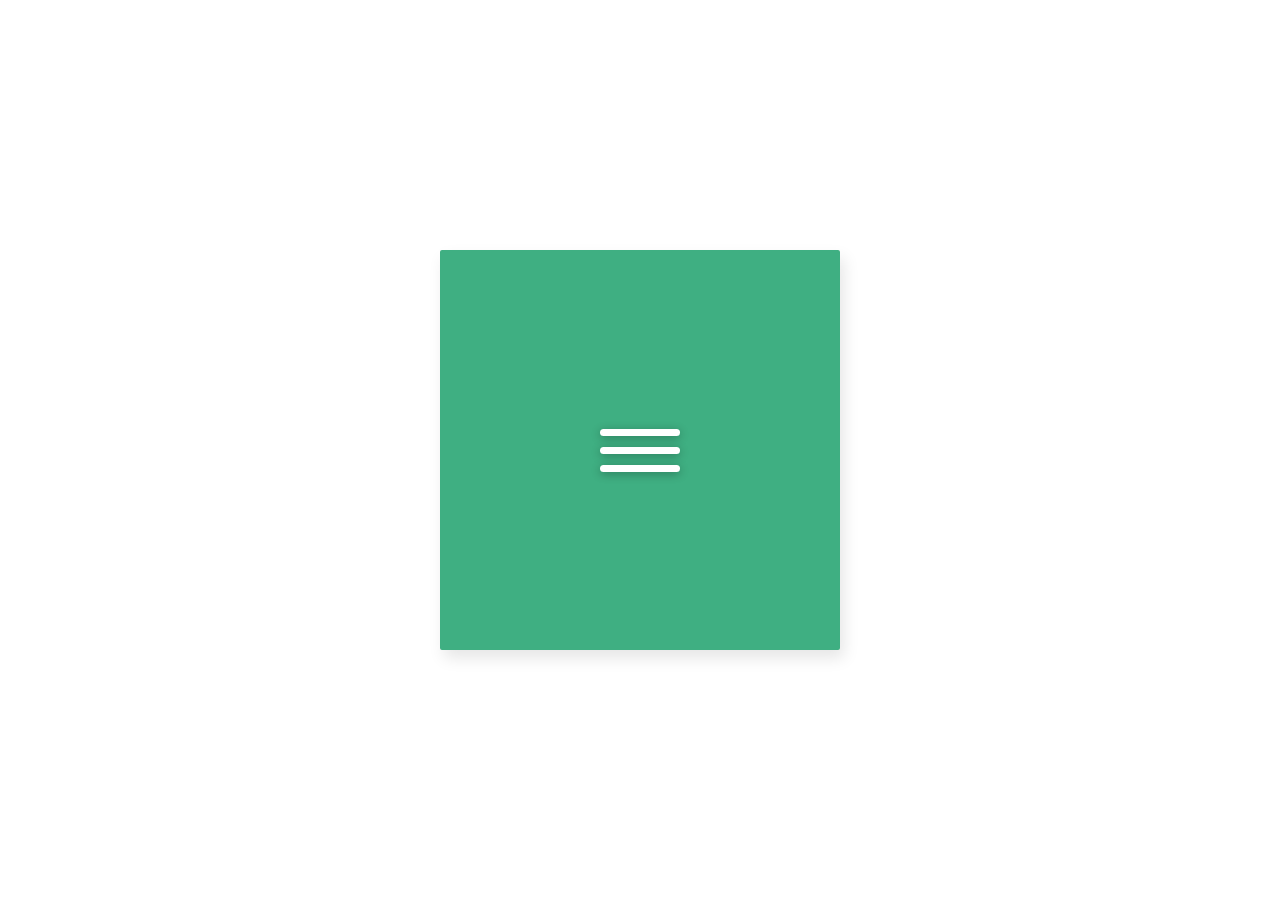
<file: day 02/index.html>
<!DOCTYPE html>
<html lang="en">
<head>
    <meta charset="UTF-8">
    <meta http-equiv="X-UA-Compatible" content="IE=edge">
    <meta name="viewport" content="width=device-width, initial-scale=1.0">
    <title>Day#2 - 100DaysCSS</title>
    <link rel="stylesheet" href="style.css">
</head>
<body>
    <div class="frame">
        <div class="center">
              <div class="menu">
                  <div class="menu-burger"></div>
              </div>
        </div>
      </div>      
    <script src="main.js"></script>
</body>
</html>
</file>
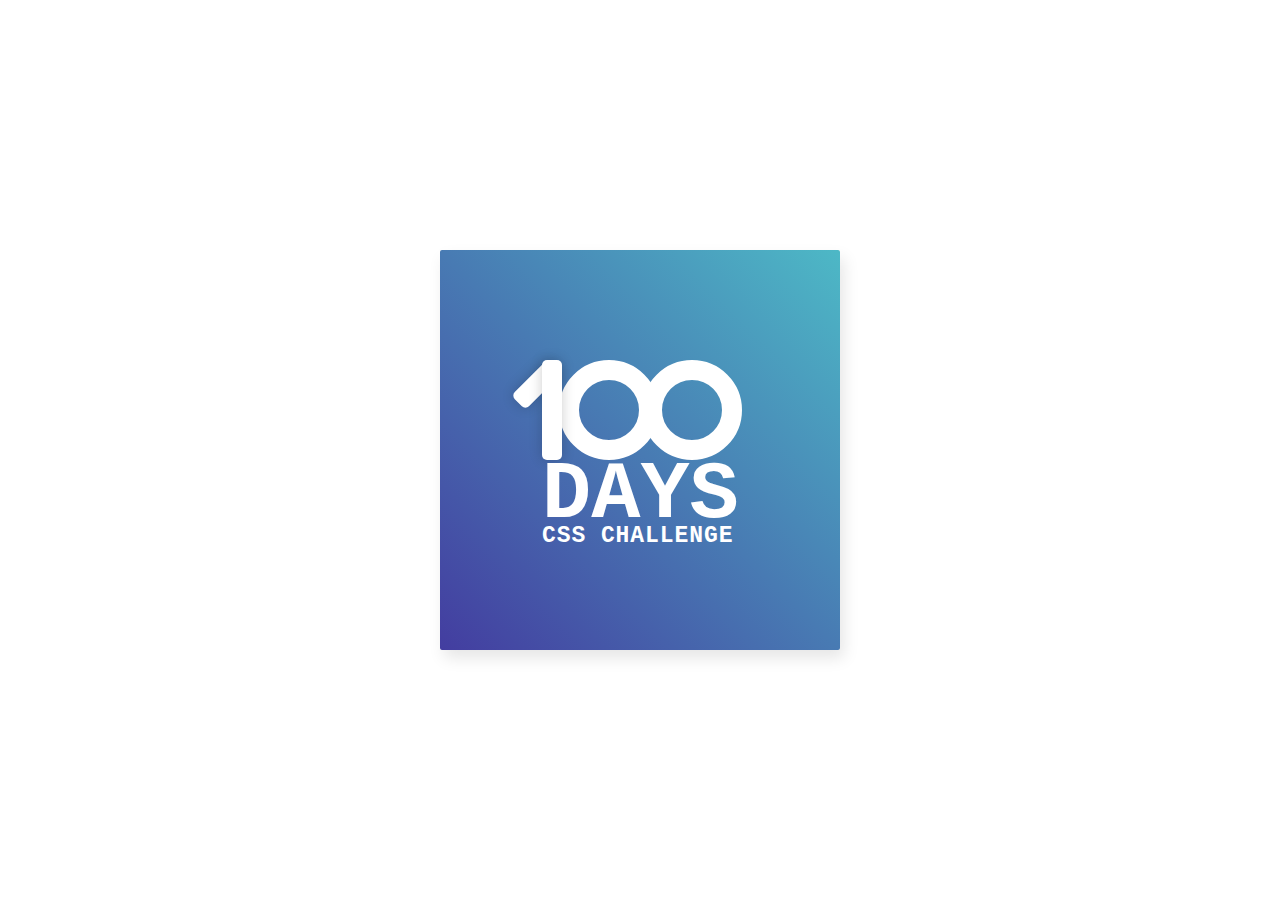
<file: day-01/index.html>
<!DOCTYPE html>
<html lang="en">
<head>
    <meta charset="UTF-8">
    <meta http-equiv="X-UA-Compatible" content="IE=edge">
    <meta name="viewport" content="width=device-width, initial-scale=1.0">
    <title>Day#1 - 100DaysCSS</title>
    <link rel="stylesheet" href="style.css">
</head>
<body>
    <div class="frame">
        <div class="center">
              <div class="numbers">
                  <div class="first-one"></div>
                  <div class="second-one"></div>
                  <div class="first-zero"></div>
                  <div class="second-zero"></div>
              </div>
          <span class="big">days</span>
          <span class="small">CSS challenge</span>
          </div>
      </div>
</body>
</html>
</file>
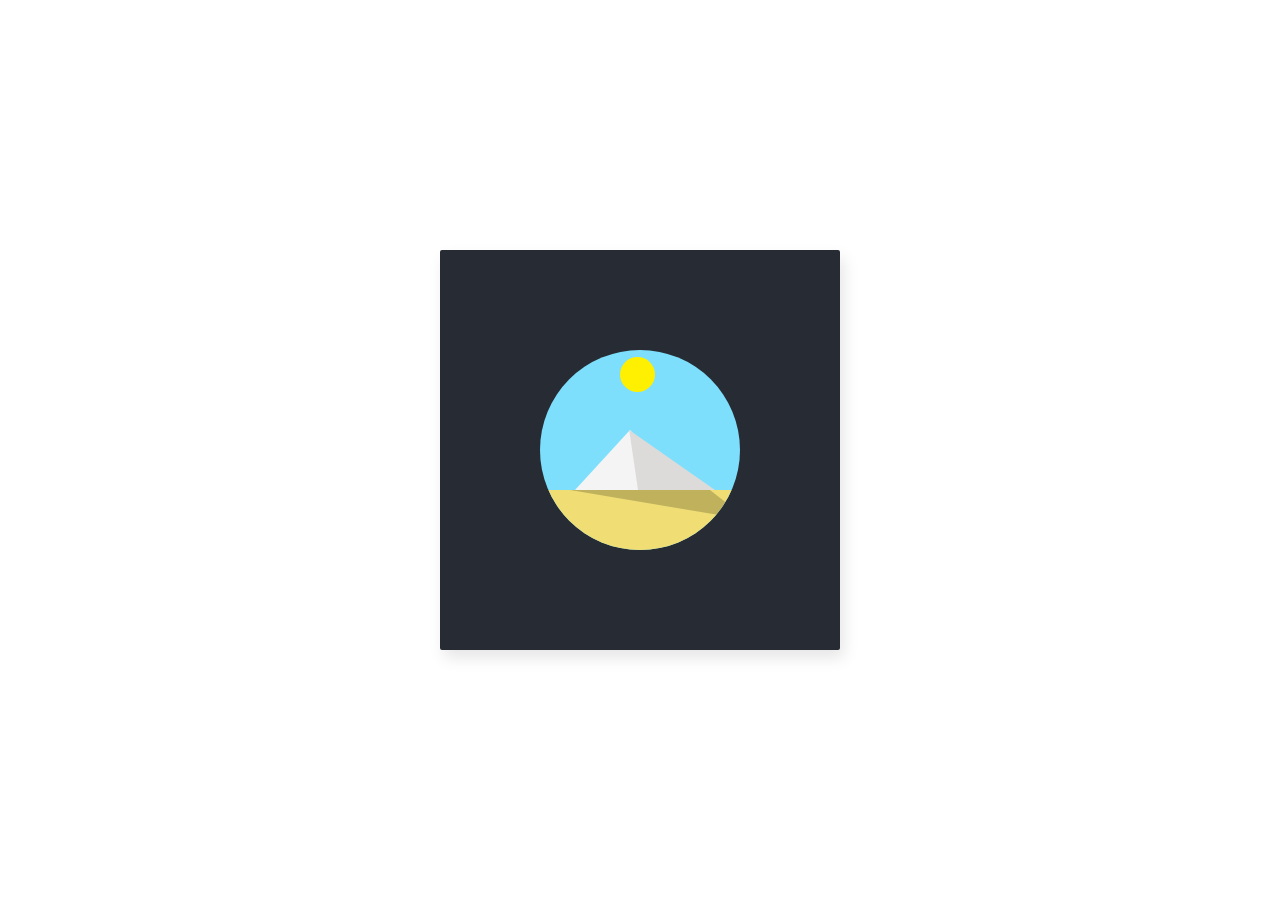
<file: day-03/index.html>
<!DOCTYPE html>
<html lang="en">
<head>
    <meta charset="UTF-8">
    <meta http-equiv="X-UA-Compatible" content="IE=edge">
    <meta name="viewport" content="width=device-width, initial-scale=1.0">
    <title>Day#3 - 100 Days CSS Challenge</title>
    <link rel="stylesheet" href="css/main.css">
</head>
<body>
    <div class="frame">
        <div class="center">
              <div class="circle">
                  <div class="sun"></div>
                  <div class="sky"></div>
                  <div class="pyramid-left"></div>
                  <div class="pyramid-right"></div>
                  <div class="shadow"></div>
                  <div class="ground"></div>
              </div>
        </div>
      </div>
</body>
</html>
</file>
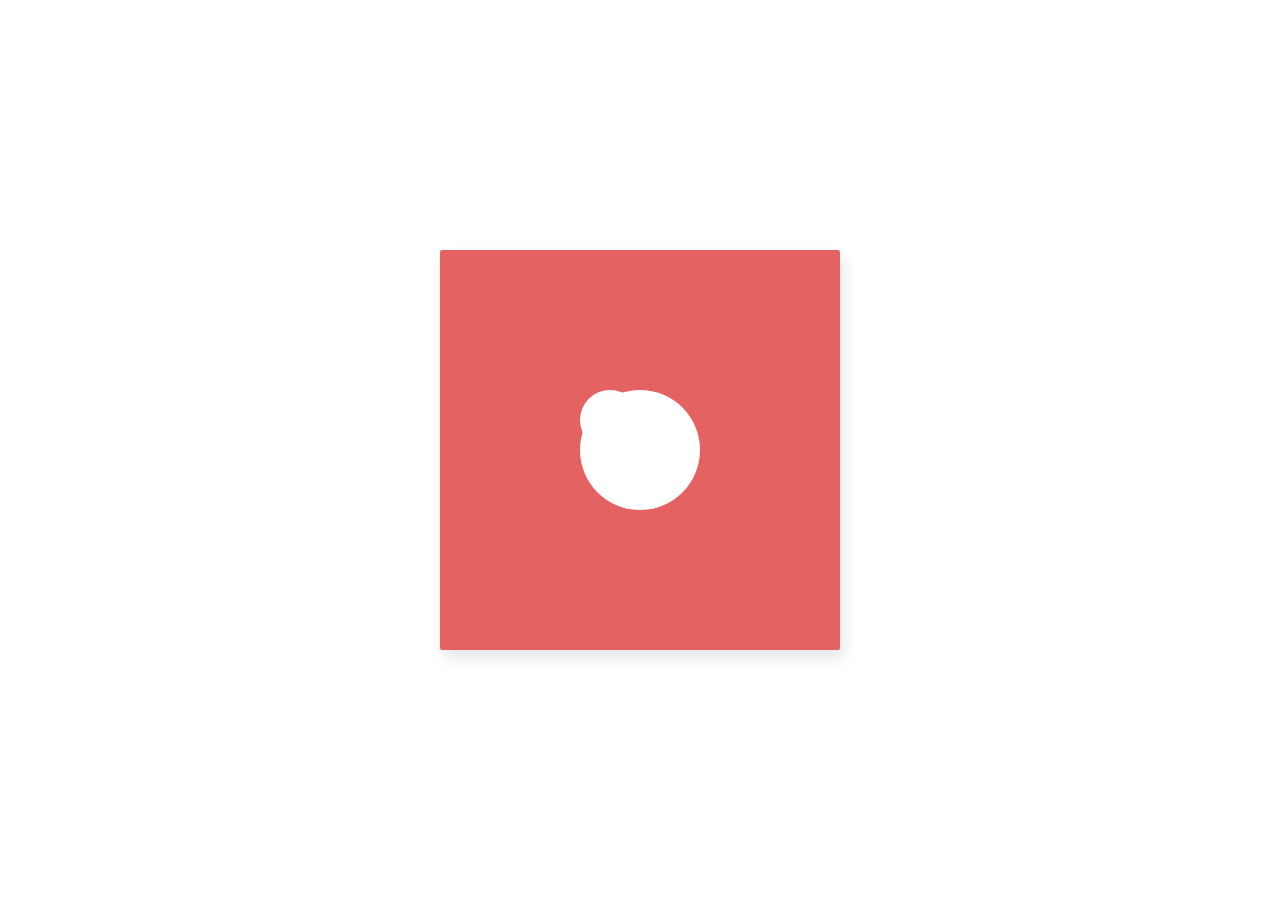
<file: day-04/index.html>
<!DOCTYPE html>
<html lang="en">
<head>
    <meta charset="UTF-8">
    <meta http-equiv="X-UA-Compatible" content="IE=edge">
    <meta name="viewport" content="width=device-width, initial-scale=1.0">
    <title>Day#4 - 100DaysCSS</title>
    <link rel="stylesheet" href="style.css">
</head>
<body>
    <div class="frame">
        <div class="center">
            <div class="large-circle"></div>
            <div class="medium-circle"></div>
            <div class="small-circle"></div>
        </div>
    </div>
</body>
</html>
</file>
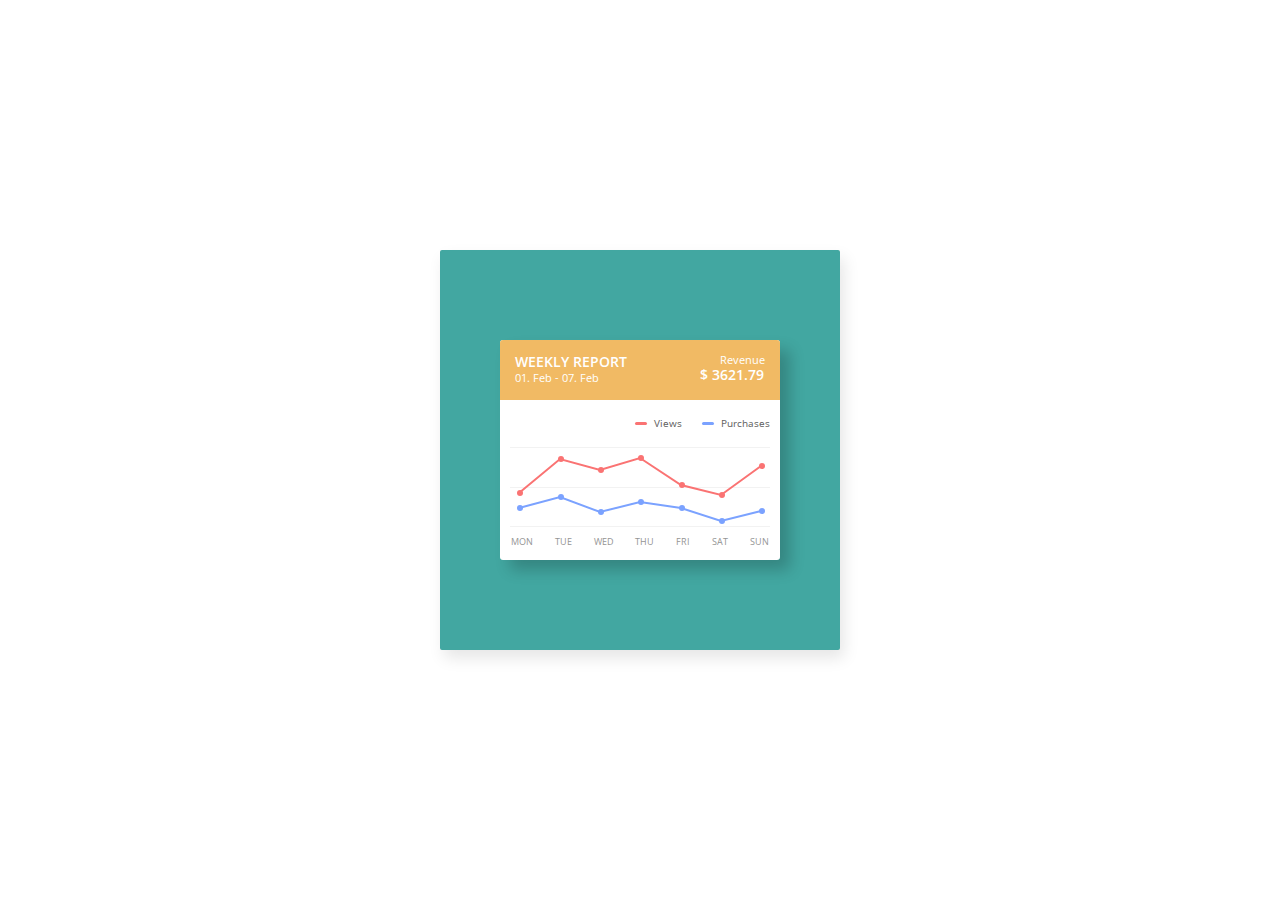
<file: day-05/index.html>
<!DOCTYPE html>
<html lang="en">
<head>
    <meta charset="UTF-8">
    <meta http-equiv="X-UA-Compatible" content="IE=edge">
    <meta name="viewport" content="width=device-width, initial-scale=1.0">
    <title>Day#5 - 100DaysCSS</title>
    <link rel="stylesheet" href="css/main.css">
</head>
<!-- Day #5 - Statistic: In a world of numbers, it is important to be able to interpret them correctly. Beautiful statistics help to capture these data. -->
<body>
    <div class="frame">
        <div class="card">
              <div class="header">
                  <span class="title big">weekly report</span>
                  <span class="data small">01. Feb - 07. Feb</span>
                  <span class="type small">Revenue</span>
                  <span class="value big">&#36 3621.79</span>
              </div>
              <div class="parameters">
                  <span class="red-parameter">Views</span>
                  <span class="blue-parameter">Purchases</span>
              </div>
              <div class="stats">
                  <div class="line-1"></div>
                  <div class="line-2"></div>
                  <div class="line-3"></div>
                  <div class="data red">
                      <svg>
                          <polyline points="9,46 50,12 90,23 130,11 171,38 211,48 251,19"></polyline>    
                      </svg>
                      <div class="points">
                          <div class="point-1">
                              <div class="number">458</div>
                          </div>
                          <div class="point-2">
                              <div class="number">812</div>
                          </div>
                          <div class="point-3">
                              <div class="number">746</div>
                          </div>
                          <div class="point-4">
                              <div class="number">877</div>
                          </div>
                          <div class="point-5">
                              <div class="number">517</div>
                          </div>
                          <div class="point-6">
                              <div class="number">434</div>
                          </div>
                          <div class="point-7">
                              <div class="number">458</div>
                          </div>
                      </div>
                      <div class="data blue">
                      <svg>
                          <polyline points="9,61 50,50 90,65 130,55 171,61 211,74 251,64"></polyline>    
                      </svg>
                      <div class="points">
                          <div class="point-1">
                              <div class="number">26</div>
                          </div>
                          <div class="point-2">
                              <div class="number">41</div>
                          </div>
                          <div class="point-3">
                              <div class="number">22</div>
                          </div>
                          <div class="point-4">
                              <div class="number">36</div>
                          </div>
                          <div class="point-5">
                              <div class="number">25</div>
                          </div>
                          <div class="point-6">
                              <div class="number">13</div>
                          </div>
                          <div class="point-7">
                              <div class="number">20</div>
                          </div>
                      </div>
                  </div>
              </div>
              </div>
              <div class="week">
                  <span class="day">Mon</span>
                  <span class="day">Tue</span>
                  <span class="day">Wed</span>
                  <span class="day">Thu</span>
                  <span class="day">Fri</span>
                  <span class="day">Sat</span>
                  <span class="day">Sun</span>
              </div>
        </div>
      </div>
</body>
</html>
</file>
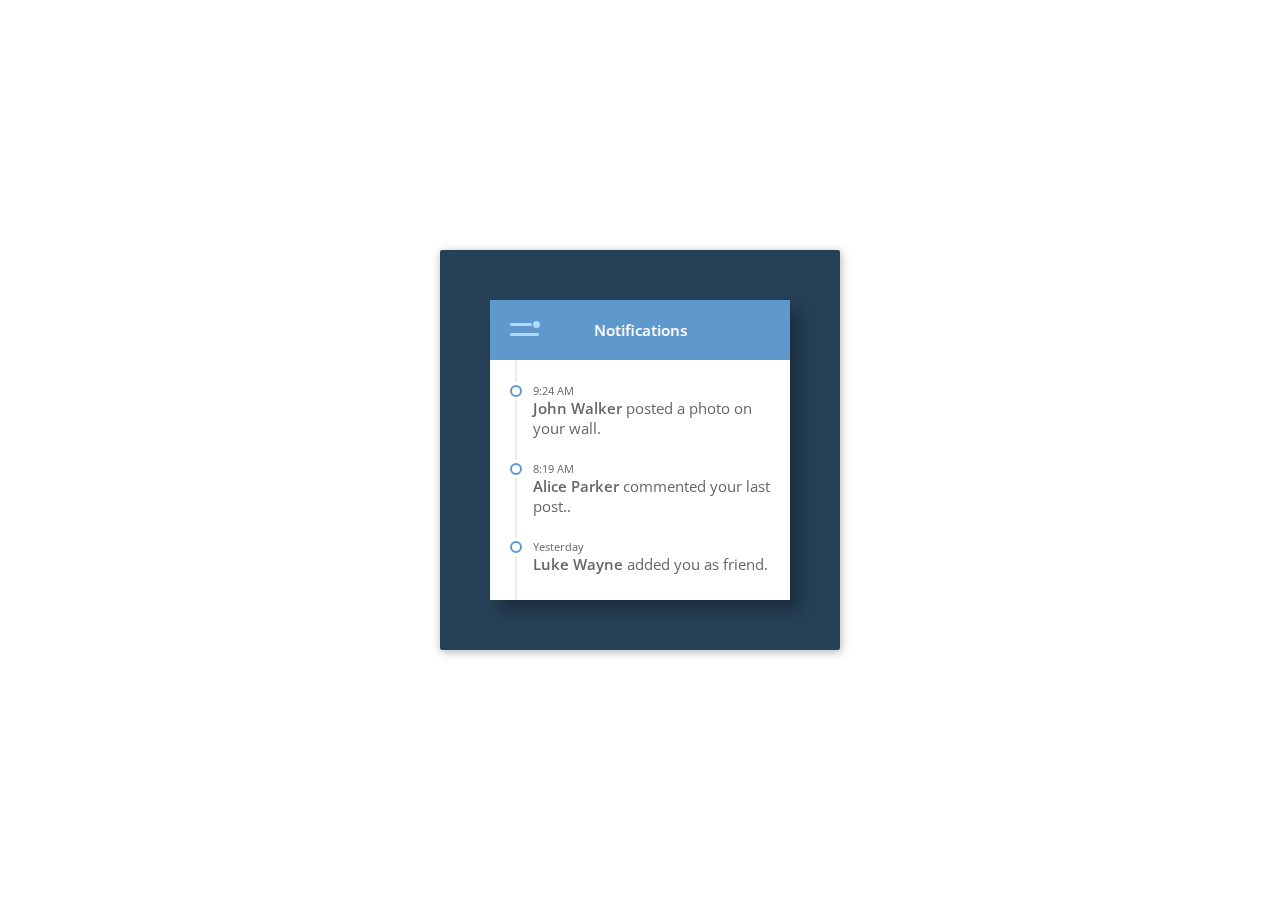
<file: day-07/index.html>
<!DOCTYPE html>
<html lang="en">
<head>
    <meta charset="UTF-8">
    <meta http-equiv="X-UA-Compatible" content="IE=edge">
    <meta name="viewport" content="width=device-width, initial-scale=1.0">
    <title>Day#7 - Notifications, Search and Menu | 100DaysCSS</title>
    <link rel="stylesheet" href="css/style.css">
    <link rel="stylesheet" href="https://use.fontawesome.com/releases/v5.2.0/css/all.css" integrity="sha384-hWVjflwFxL6sNzntih27bfxkr27PmbbK/iSvJ+a4+0owXq79v+lsFkW54bOGbiDQ" crossorigin="anonymous">
</head>
<!-- Notifications, Search and Menu: The three cornerstones of any application? Brought together in the smallest possible space. -->
<body>
    <div class="frame">
        <div class="center">
            <header class="header-top">
                <div class="menu_icon">
                    <div class="dash-top"></div>
                    <div class="dash-bottom"></div>
                    <div class="circle"></div>
                </div>
                <span class="title">Notifications</span>
                <input type="text" class="search_input" placeholder="Search ..."> 
                <div class="search_icon">
                    <i class="fas fa-search"></i>
                </div>
            </header>
            <div class="notification-box">
                <div class="vertical-line"></div>
                <div class="notifications">
                    <div class="notifications-circle"></div>
                    <div class="time">9:24 AM</div>
                    <p><span class="name">John Walker</span> posted a photo on your wall.</p>
                </div>	
                <div class="notifications">
                    <div class="notifications-circle"></div>
                    <div class="time">8:19 AM</div>
                    <p><span class="name">Alice Parker</span> commented your last post..</p>
                </div>	
                <div class="notifications">
                    <div class="notifications-circle"></div>
                    <div class="time">Yesterday</div>
                    <p><span class="name">Luke Wayne</span> added you as friend.</p>
                </div>
            </div>
        </div>
        <div class="menu">
            <ul>
                <li><i class="fas fa-chart-line"></i>Dashboard</li>
                <li><i class="fas fa-user"></i>Profile</li>
                <li><i class="fas fa-bell"></i>Notifications</li>
                <li><i class="fas fa-cog"></i>Settings</li>
            </ul>
        </div>
    </div>
    <script src="main.js"></script>
</body>
</html>
</file>
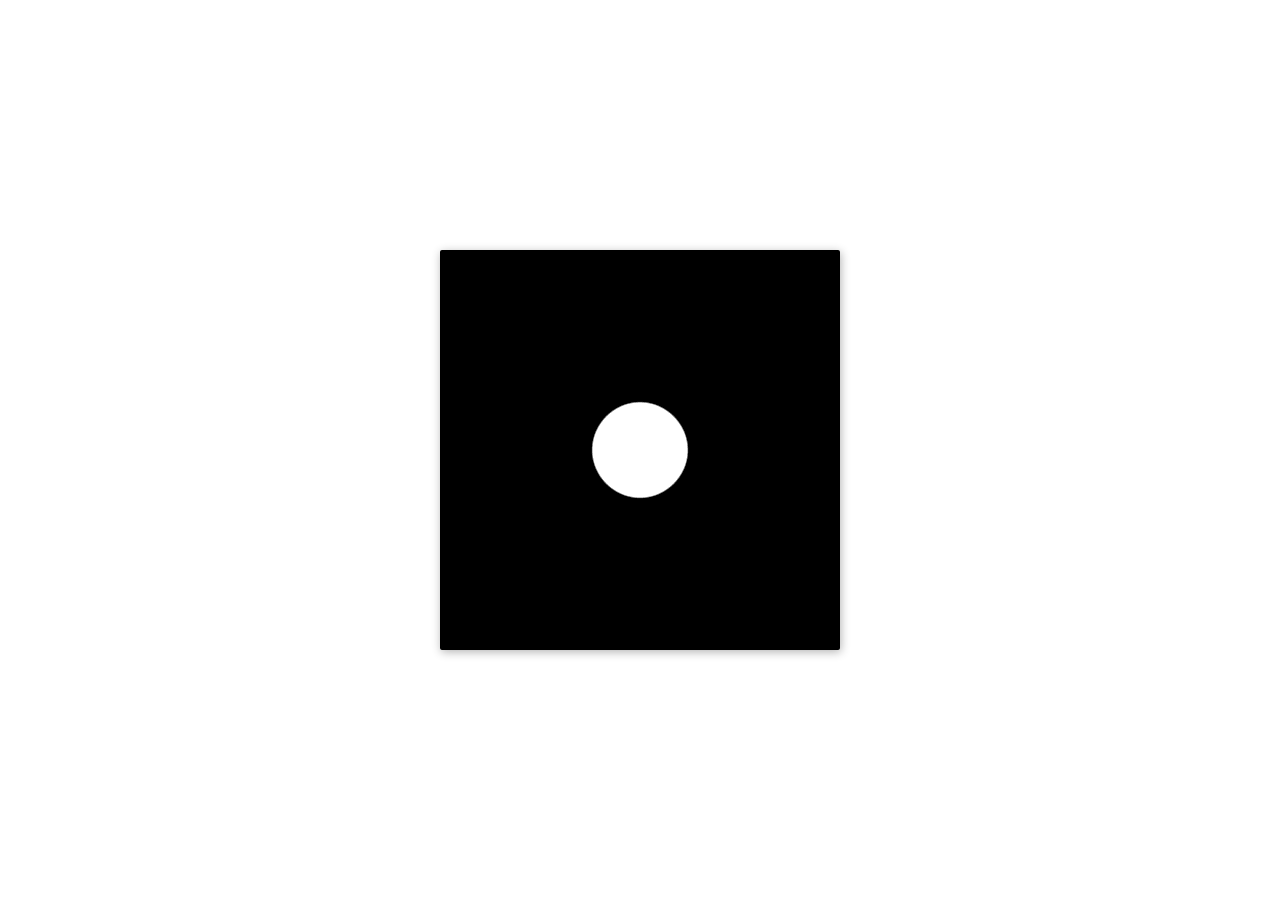
<file: day-08/index.html>
<!DOCTYPE html>
<html lang="en">
<head>
    <meta charset="UTF-8">
    <meta http-equiv="X-UA-Compatible" content="IE=edge">
    <meta name="viewport" content="width=device-width, initial-scale=1.0">
    <title>Day #8 - Metaballs | 100DaysCSS</title>
    <link rel="stylesheet" href="css/main.css">
</head>
<body>
    <div class="frame">
        <div class="center">
            <div class="ball">
                <div class="inside-ball-1"></div>
                <div class="inside-ball-2"></div>
                <div class="inside-ball-3"></div>
                <div class="inside-ball-4"></div>
                <div class="inside-ball-5"></div>
                <div class="inside-ball-6"></div>
                <div class="inside-ball-7"></div>
                <div class="inside-ball-8"></div>
            </div>
            <div class="orbit">
                <div class="ball-orbit-1"></div>
                <div class="ball-orbit-2"></div>
                <div class="ball-orbit-3"></div>
                <div class="ball-orbit-4"></div>
                <div class="ball-orbit-5"></div>
                <div class="ball-orbit-6"></div>
                <div class="ball-orbit-7"></div>
                <div class="ball-orbit-8"></div>
                <div class="ball-orbit-9"></div>
                <div class="ball-orbit-10"></div>
            </div>
        </div>
    </div>
</body>
</html>
</file>
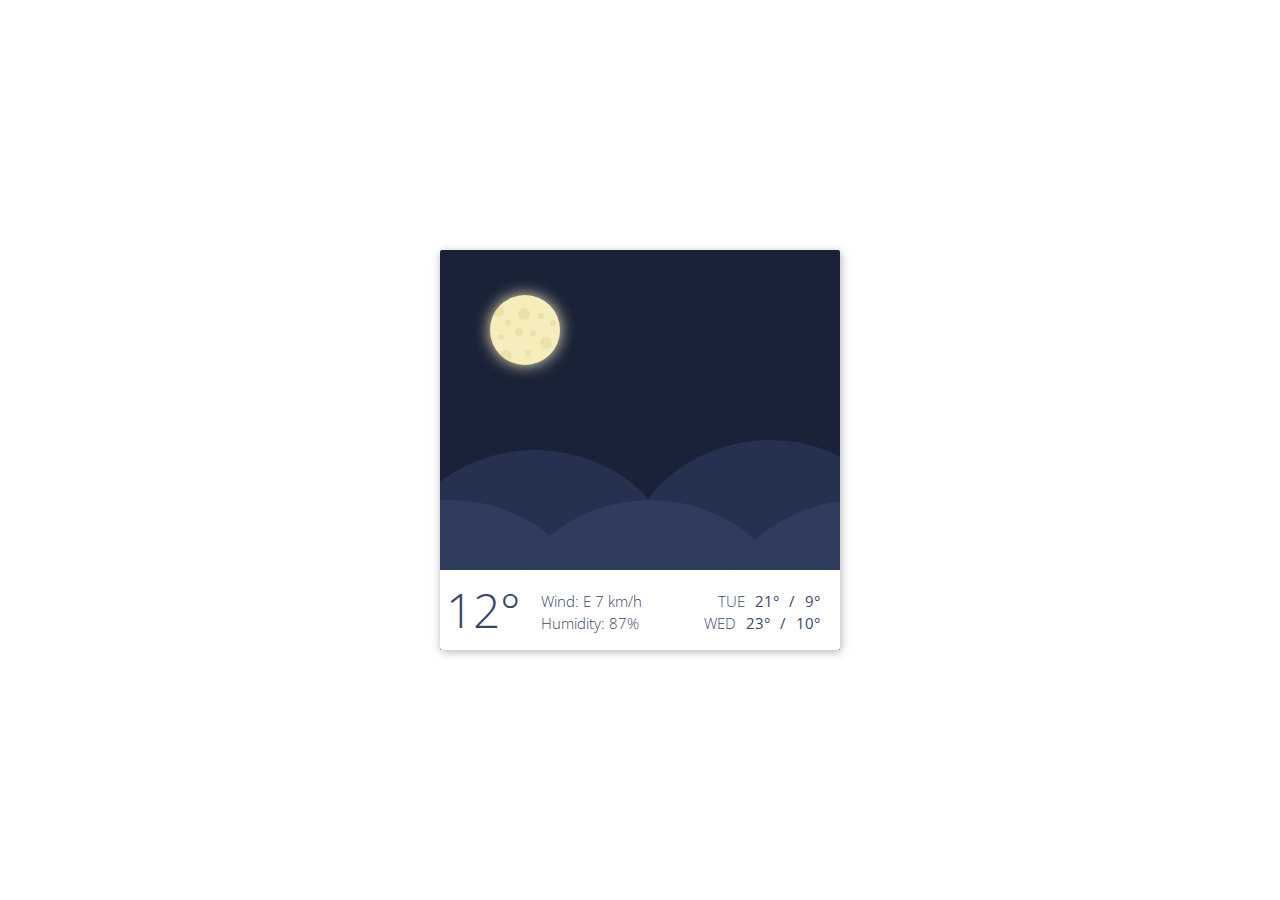
<file: day-09/index.html>
<!DOCTYPE html>
<html lang="en">
<head>
    <meta charset="UTF-8">
    <meta http-equiv="X-UA-Compatible" content="IE=edge">
    <meta name="viewport" content="width=device-width, initial-scale=1.0">
    <title>Day #9 - rainy night | 100DaysCSS</title>
    <link rel="stylesheet" href="css/main.css">
</head>
<body>
    <div class="frame">
        <div class="center">
                <div class="moon">
                    <div class="crater-1"></div>
                    <div class="crater-2"></div>
                    <div class="crater-3"></div>
                    <div class="crater-4"></div>
                    <div class="crater-5"></div>
                    <div class="crater-6"></div>
                    <div class="crater-7"></div>
                    <div class="crater-8"></div>
                    <div class="crater-9"></div>
                    <div class="crater-10"></div>
                    <div class="crater-11"></div>
                </div>
                <div class="landscape">
                    <div class="hill-1-far"></div>
                    <div class="hill-2-far"></div>
                    <div class="hill-3-close"></div>
                    <div class="hill-4-close"></div>
                    <div class="hill-5-close"></div>
                </div>
                <div class="rain">
                    <div class="drop-1 small"></div>
                    <div class="drop-2 small"></div>
                    <div class="drop-3 small"></div>
                    <div class="drop-4 small"></div>
                    <div class="drop-5 small"></div>
                    <div class="drop-6 small"></div>
                    <div class="drop-7 small"></div>
                    <div class="drop-8 small"></div>
                    <div class="drop-9 small"></div>
                    <div class="drop-10 small"></div>
                    <div class="drop-1 medium"></div>
                    <div class="drop-2 medium"></div>
                    <div class="drop-3 medium"></div>
                    <div class="drop-4 medium"></div>
                    <div class="drop-5 medium"></div>
                    <div class="drop-6 medium"></div>
                    <div class="drop-7 medium"></div>
                    <div class="drop-8 medium"></div>
                    <div class="drop-9 medium"></div>
                    <div class="drop-10 medium"></div>
                    <div class="drop-1 large"></div>
                    <div class="drop-2 large"></div>
                    <div class="drop-3 large"></div>
                    <div class="drop-4 large"></div>
                    <div class="drop-5 large"></div>
                    <div class="drop-6 large"></div>
                    <div class="drop-7 large"></div>
                    <div class="drop-8 large"></div>
                    <div class="drop-9 large"></div>
                    <div class="drop-10 large"></div>
                </div>
                <div class="panel">
                  <div class="temperature">12°</div>
                  <div class="conditions">
                    <div>Wind: E 7 km/h</div>
                    <div>Humidity: 87%</div>
                  </div>
                  <div class="weather">
                    <div>TUE <span>21° / 9°</span></div>
                    <div>WED <span>23° / 10°</span></div>
                </div>
            </div>
        </div>
    </div>
</body>
</html>
</file>
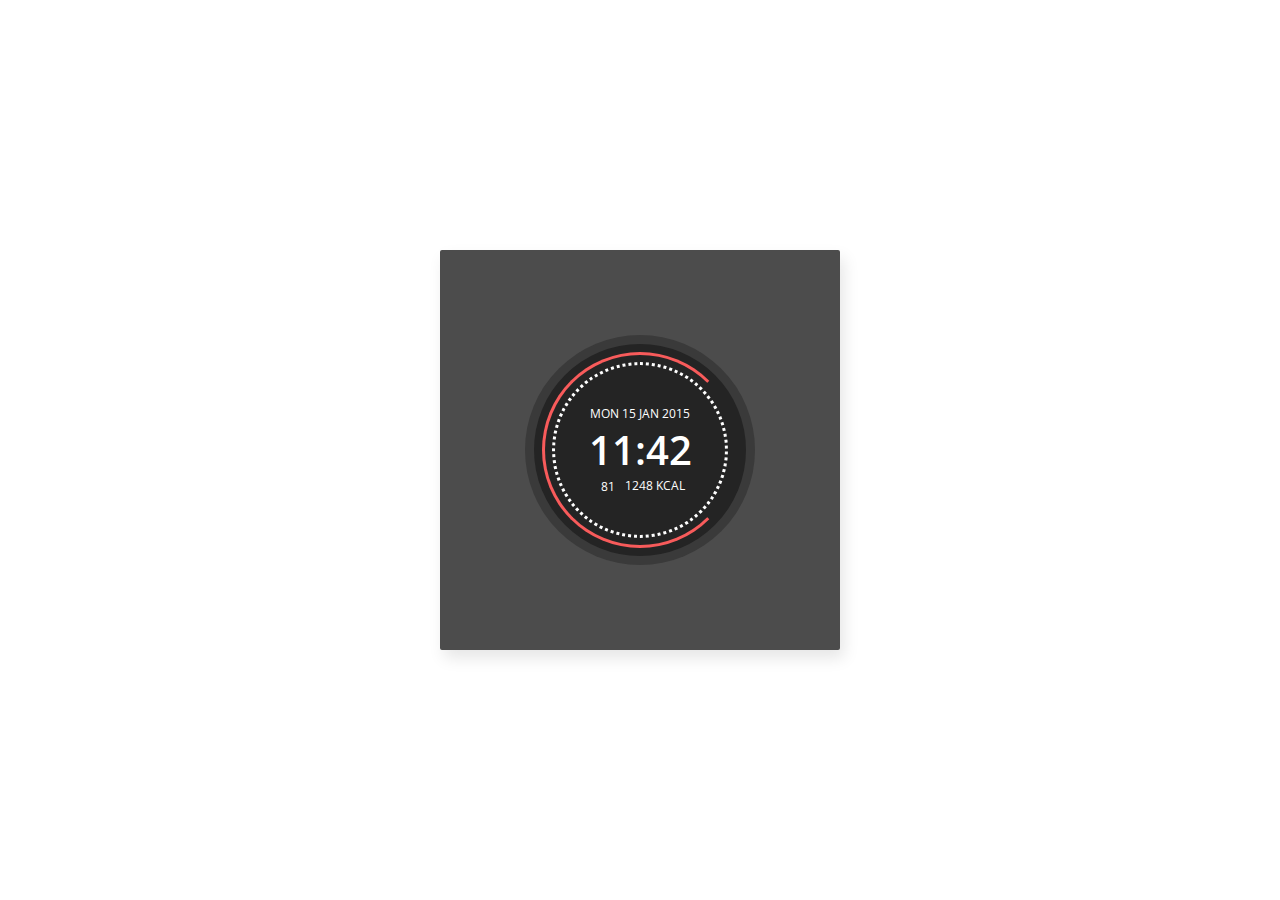
<file: day-10/index.html>
<!DOCTYPE html>
<html lang="en">
<head>
    <meta charset="UTF-8">
    <meta http-equiv="X-UA-Compatible" content="IE=edge">
    <meta name="viewport" content="width=device-width, initial-scale=1.0">
    <title>Day #10 - Watch | 100DaysCSS</title>
    <link rel="stylesheet" href="css/main.css">
    <link rel="stylesheet" href="https://use.fontawesome.com/releases/v5.2.0/css/all.css" integrity="sha384-hWVjflwFxL6sNzntih27bfxkr27PmbbK/iSvJ+a4+0owXq79v+lsFkW54bOGbiDQ" crossorigin="anonymous">
</head>
<body>
    <div class="frame">
        <div class="center">
            <div class="circle">
                <div class="inner-circle">
                    <div class="red-circle"></div>
                    <div class="filler"></div>
                    <div class="dotted-circle">
                        <div class="watch-content">
                            <div class="date">mon 15 jan 2015</div>
                            <div class="clock">11:42</div>
                            <div class="watch-content-bottom">
                                <div class="heart"><i class="fas fa-heart"></i>81</div>
                                <div class="energy">1248 kcal</div>
                            </div>
                        </div>
                    </div>
                </div>
            </div>
        </div>
    </div>
</body>
</html>
</file>
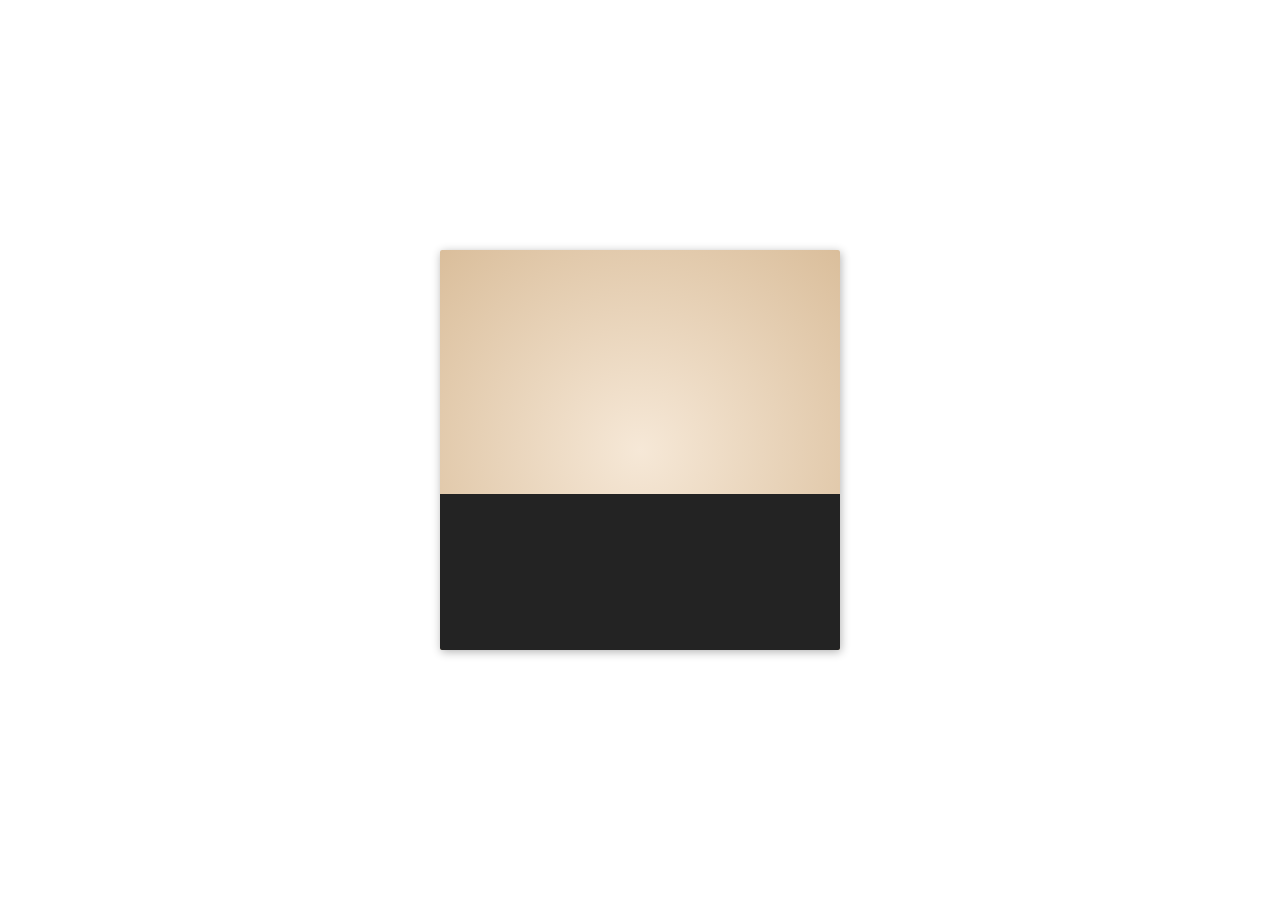
<file: day-11/index.html>
<!DOCTYPE html>
<html lang="en">
<head>
    <meta charset="UTF-8">
    <meta http-equiv="X-UA-Compatible" content="IE=edge">
    <meta name="viewport" content="width=device-width, initial-scale=1.0">
    <title>Day #11 - Walking Boots|100DaysCSS</title>
    <link rel="stylesheet" href="css/main.css">
</head>
<body>
    <div class="frame">
		<div class="person">
			<div class="leg left">
				<div class="boot"></div>
			</div>
			<div class="leg right">
				<div class="boot"></div>
			</div>
		</div>
		<div class="floor"></div>
    </div>
</body>
</html>
</file>
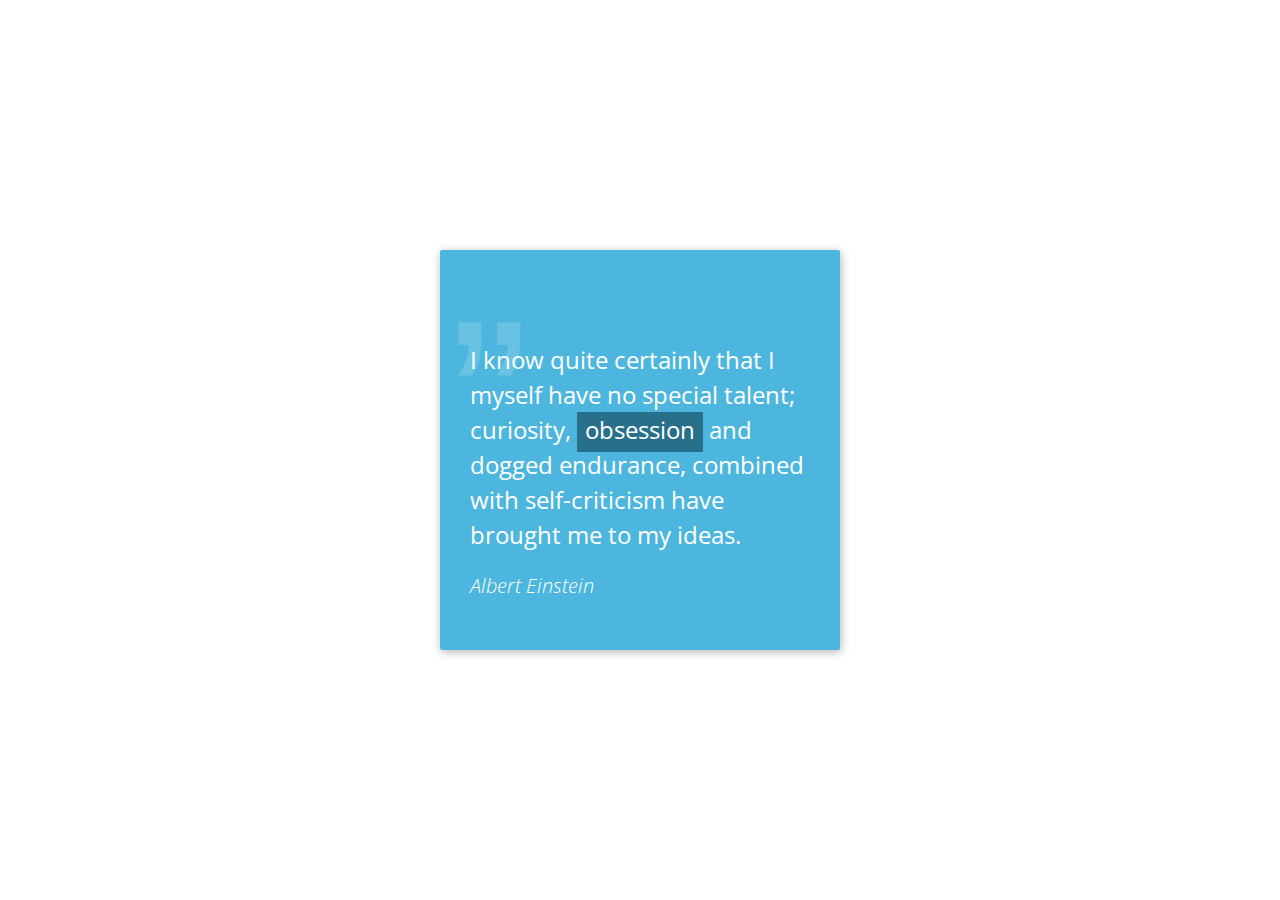
<file: day-12/index.html>
<!DOCTYPE html>
<html lang="en">
<head>
    <meta charset="UTF-8">
    <meta http-equiv="X-UA-Compatible" content="IE=edge">
    <meta name="viewport" content="width=device-width, initial-scale=1.0">
    <title>Day #12 - Tooltip | 100DaysCSS</title>
    <link rel="stylesheet" href="css/main.css">
    <link rel="stylesheet" href="https://use.fontawesome.com/releases/v5.2.0/css/all.css" integrity="sha384-hWVjflwFxL6sNzntih27bfxkr27PmbbK/iSvJ+a4+0owXq79v+lsFkW54bOGbiDQ" crossorigin="anonymous">
</head>
<body>
    <div class="frame">
        <div class="quote">
            <p class="text"> I know quite certainly that I myself have no special talent; curiosity,
                <span class="highlight">obsession
                    <span class="definition-box">
                        <span class="pronounce">[əbˈseʃ(ə)n]<i class="fas fa-volume-up"></i></span>
                        <span class="definition"><span class="bold">Obsession, </span> a persistent disturbing preoccupation with an often unreasonable idea or feeling.</span>
                    </span>
                </span> and dogged endurance, combined with self-criticism have brought me to my ideas.
            </p>
            <p class="author">Albert Einstein</p>
        </div>
    </div>
</body>
</html>
</file>
<file: day 02/style.css>
@import url(https://fonts.googleapis.com/css?family=Open+Sans:700,300);

.frame {
    position: absolute;
    top: 50%;
    left: 50%;
    width: 400px;
    height: 400px;
    margin-top: -200px;
    margin-left: -200px;
    border-radius: 2px;
    box-shadow: 4px 8px 16px 0 rgba(0,0,0,0.1);
    overflow: hidden;
    background:#3faf82;
    color: #333;
    font-family: 'Open Sans', Helvetica, sans-serif;
    -webkit-font-smoothing: antialiased;
    -moz-osx-font-smoothing: grayscale;
}

.center {
    position: absolute;
    top: 50%;
    left: 50%;
    transform: translate(-50%,-50%);
}

.menu{
    height:200px;
    width:200px;
    display:flex;
    flex-direction:column;
    justify-content:center;
    align-items:center;
    cursor:pointer;
}

.menu-burger{
    width:80px;
    height:7px;
    background:white;
    border-radius:5px;
    box-shadow: 0 2px 10px 0 rgba(0,0,0,0.3);
    transition: all .5s ease;
}

.menu-burger:before, .menu-burger:after {
    content:'';
    position:absolute;
    width:80px;
    height:7px;
    background:white;
    border-radius:5px;
    box-shadow: 0 2px 10px 0 rgba(0,0,0,0.3);
    transition: all .5s ease;
}

.menu-burger:before{
    transform: translateY(-18px);
}

.menu-burger:after{
	transform: translateY(18px);
}

.menu.open .menu-burger{
	transition: transform 0.4s ease-in-out, opacity 0.1s ease-in-out 0.2s;
	background:transparent;
	box-shadow:none;
}

.menu.open .menu-burger:before{
	transition: transform .4s ease-in-out .1s;
	transform:rotate(45deg);
}
.menu.open .menu-burger:after{
	transition: transform .4s ease-in-out .1s;
	transform: rotate(135deg);
}
</file>
<file: day-01/style.css>
.frame {
    position: absolute;
    top: 50%;
    left: 50%;
    width: 400px;
    height: 400px;
    margin-top: -200px;
    margin-left: -200px;
    border-radius: 2px;
      box-shadow: 4px 8px 16px 0 rgba(0,0,0,0.1);
      overflow: hidden;
    background: linear-gradient(to top right, #433da0 0%, #4db8c6 100%);
    color: #fff;
      font-family: 'Courier New', 'Courier', sans-serif;
      -webkit-font-smoothing: antialiased;
      -moz-osx-font-smoothing: grayscale;
  }
  
  .center {
    position: absolute;
    top: 50.8%;
    left: 50.5%;
    transform: translate(-50%,-50%);
  }
  
  .numbers{
      width:200px;
      height:100px;
      position:relative;
      margin:auto;
  }
  
  .first-one{
      position:absolute;
      background:white;
      width:20px;
      height:50px;
      border-radius:5px;
      top: 0;
      left: -16px;
      transform: rotate(45deg);
      z-index:1;
      box-shadow: 0 0 13px 0 rgba(0,0,0,0.2);
  }
  
  .second-one{
      position:absolute;
      height:100px;
      width:20px;
      background:white;
      border-radius:5px;
      top: 0;
    left: 0;
      z-index:10;
       box-shadow: 0 0 13px 0 rgba(0,0,0,0.2);
  }
  
  .first-zero, .second-zero{
      position:absolute;
      height:100px;
      width:100px;
      box-sizing:border-box;
      border: 20px solid white;
      border-radius:50%;
      top: 0;
    left: 17px;
  }
  
  .second-zero{
      left: 100px;
  }
  
  .small, .big{
      text-transform:uppercase;
      font-weight:700;
      z-index:20;
  }
  
  .big{
      position:relative;
      display:block;
      font-size:82px;
      line-height: 60px;
      margin-top: 6px;
  }
  .small{
      position:relative;
      display:block;
      font-size:23px;
      line-height:20px;
      letter-spacing:.04em;
  }
</file>
<file: day-03/css/main.css>
@import url(https://fonts.googleapis.com/css?family=Open+Sans:700,300);
.frame {
  position: absolute;
  top: 50%;
  left: 50%;
  width: 400px;
  height: 400px;
  margin-top: -200px;
  margin-left: -200px;
  border-radius: 2px;
  -webkit-box-shadow: 4px 8px 16px 0 rgba(0, 0, 0, 0.1);
          box-shadow: 4px 8px 16px 0 rgba(0, 0, 0, 0.1);
  overflow: hidden;
  background: #272C34;
  color: #333;
  font-family: 'Open Sans', Helvetica, sans-serif;
  -webkit-font-smoothing: antialiased;
  -moz-osx-font-smoothing: grayscale;
}

.center {
  position: absolute;
  top: 50%;
  left: 50%;
  -webkit-transform: translate(-50%, -50%);
          transform: translate(-50%, -50%);
}

.circle {
  width: 200px;
  height: 200px;
  border-radius: 50%;
  overflow: hidden;
  position: relative;
}

.sky {
  background: #7DDFFC;
  position: absolute;
  top: 0;
  left: 0;
  right: 0;
  height: 200px;
  z-index: 0;
  -webkit-animation: animate-sky 5s cubic-bezier(0.4, 0, 0.49, 1) infinite;
          animation: animate-sky 5s cubic-bezier(0.4, 0, 0.49, 1) infinite;
}

.sun {
  background: #FFEF00;
  top: 7px;
  left: 80px;
  height: 35px;
  width: 35px;
  border-radius: 50%;
  position: absolute;
  z-index: 1;
  -webkit-transform-origin: 50% 400%;
          transform-origin: 50% 400%;
  -webkit-animation: animate-sun 5s cubic-bezier(0.4, 0, 0.49, 1) infinite;
          animation: animate-sun 5s cubic-bezier(0.4, 0, 0.49, 1) infinite;
}

.pyramid-left {
  position: absolute;
  background: #F4F4F4;
  height: 60px;
  width: 110px;
  -webkit-clip-path: polygon(0 100%, 100% 100%, 50% 0);
          clip-path: polygon(0 100%, 100% 100%, 50% 0);
  top: 80px;
  left: 35px;
  -webkit-animation: animate-pyramid-left 5s cubic-bezier(0.4, 0, 0.49, 1) infinite;
          animation: animate-pyramid-left 5s cubic-bezier(0.4, 0, 0.49, 1) infinite;
}

.pyramid-right {
  background: #DDDADA;
  height: 60px;
  width: 110px;
  top: 80px;
  left: 65px;
  position: absolute;
  -webkit-clip-path: polygon(30% 100%, 100% 100%, 22% 0);
          clip-path: polygon(30% 100%, 100% 100%, 22% 0);
  -webkit-animation: animate-pyramid-right 5s cubic-bezier(0.4, 0, 0.49, 1) infinite;
          animation: animate-pyramid-right 5s cubic-bezier(0.4, 0, 0.49, 1) infinite;
}

.shadow {
  position: absolute;
  z-index: 2;
  top: 140px;
  left: -80px;
  height: 30px;
  width: 360px;
  background: rgba(0, 0, 0, 0.2);
  -webkit-transform-origin: 50% 0%;
          transform-origin: 50% 0%;
  -webkit-clip-path: polygon(110px 0%, 250px 0%, 80% 100%);
          clip-path: polygon(110px 0%, 250px 0%, 80% 100%);
  -webkit-animation: shadow-on-the-floor 4s cubic-bezier(0.4, 0, 0.49, 1) infinite;
          animation: shadow-on-the-floor 4s cubic-bezier(0.4, 0, 0.49, 1) infinite;
  -webkit-animation: animate-shadow 5s cubic-bezier(0.4, 0, 0.49, 1) infinite;
          animation: animate-shadow 5s cubic-bezier(0.4, 0, 0.49, 1) infinite;
}

.ground {
  background: #F0DE75;
  height: 60px;
  bottom: 0;
  left: 0;
  right: 0;
  position: absolute;
  z-index: 1;
  -webkit-animation: animate-ground 5s cubic-bezier(0.4, 0, 0.49, 1) infinite;
          animation: animate-ground 5s cubic-bezier(0.4, 0, 0.49, 1) infinite;
}

@-webkit-keyframes animate-sky {
  0% {
    background: #272C34;
  }
  30% {
    background: #7DDFFC;
  }
  70% {
    background: #7DDFFC;
  }
  100% {
    background: #272C34;
  }
}

@keyframes animate-sky {
  0% {
    background: #272C34;
  }
  30% {
    background: #7DDFFC;
  }
  70% {
    background: #7DDFFC;
  }
  100% {
    background: #272C34;
  }
}

@-webkit-keyframes animate-sun {
  0% {
    background: #F57209;
    -webkit-transform: rotate(-80deg);
            transform: rotate(-80deg);
  }
  30% {
    background: #FFEF00;
    -webkit-transform: rotate(-28deg);
            transform: rotate(-28deg);
  }
  70% {
    background: #FFEF00;
  }
  100% {
    background: #F57209;
    -webkit-transform: rotate(80deg);
            transform: rotate(80deg);
  }
}

@keyframes animate-sun {
  0% {
    background: #F57209;
    -webkit-transform: rotate(-80deg);
            transform: rotate(-80deg);
  }
  30% {
    background: #FFEF00;
    -webkit-transform: rotate(-28deg);
            transform: rotate(-28deg);
  }
  70% {
    background: #FFEF00;
  }
  100% {
    background: #F57209;
    -webkit-transform: rotate(80deg);
            transform: rotate(80deg);
  }
}

@-webkit-keyframes animate-pyramid-right {
  0% {
    background: #272C34;
  }
  30% {
    background: #F4F4F4;
  }
  70% {
    background: #DDDADA;
  }
  100% {
    background: #272C34;
  }
}

@keyframes animate-pyramid-right {
  0% {
    background: #272C34;
  }
  30% {
    background: #F4F4F4;
  }
  70% {
    background: #DDDADA;
  }
  100% {
    background: #272C34;
  }
}

@-webkit-keyframes animate-shadow {
  0% {
    -webkit-transform: scaleY(0);
            transform: scaleY(0);
    -webkit-clip-path: polygon(115px 0%, 231px 0%, 100% 100%);
            clip-path: polygon(115px 0%, 231px 0%, 100% 100%);
  }
  30% {
    -webkit-transform: scaleY(1);
            transform: scaleY(1);
    -webkit-clip-path: polygon(115px 0%, 231px 0%, 80% 100%);
            clip-path: polygon(115px 0%, 231px 0%, 80% 100%);
  }
  55% {
    -webkit-transform: scaleY(0.4);
            transform: scaleY(0.4);
  }
  75% {
    -webkit-transform: scaleY(1);
            transform: scaleY(1);
  }
  100% {
    -webkit-transform: scaleY(0);
            transform: scaleY(0);
    -webkit-clip-path: polygon(115px 0%, 231px 0%, 0% 100%);
            clip-path: polygon(115px 0%, 231px 0%, 0% 100%);
  }
}

@keyframes animate-shadow {
  0% {
    -webkit-transform: scaleY(0);
            transform: scaleY(0);
    -webkit-clip-path: polygon(115px 0%, 231px 0%, 100% 100%);
            clip-path: polygon(115px 0%, 231px 0%, 100% 100%);
  }
  30% {
    -webkit-transform: scaleY(1);
            transform: scaleY(1);
    -webkit-clip-path: polygon(115px 0%, 231px 0%, 80% 100%);
            clip-path: polygon(115px 0%, 231px 0%, 80% 100%);
  }
  55% {
    -webkit-transform: scaleY(0.4);
            transform: scaleY(0.4);
  }
  75% {
    -webkit-transform: scaleY(1);
            transform: scaleY(1);
  }
  100% {
    -webkit-transform: scaleY(0);
            transform: scaleY(0);
    -webkit-clip-path: polygon(115px 0%, 231px 0%, 0% 100%);
            clip-path: polygon(115px 0%, 231px 0%, 0% 100%);
  }
}

@-webkit-keyframes animate-pyramid-left {
  0% {
    background: #272C34;
  }
  30% {
    background: #DDDADA;
  }
  70% {
    background: #F4F4F4;
  }
  100% {
    background: #272C34;
  }
}

@keyframes animate-pyramid-left {
  0% {
    background: #272C34;
  }
  30% {
    background: #DDDADA;
  }
  70% {
    background: #F4F4F4;
  }
  100% {
    background: #272C34;
  }
}

@-webkit-keyframes animate-ground {
  0% {
    background: #272C34;
  }
  30% {
    background: #F0DE75;
  }
  70% {
    background: #F0DE75;
  }
  100% {
    background: #272C34;
  }
}

@keyframes animate-ground {
  0% {
    background: #272C34;
  }
  30% {
    background: #F0DE75;
  }
  70% {
    background: #F0DE75;
  }
  100% {
    background: #272C34;
  }
}
/*# sourceMappingURL=main.css.map */
</file>
<file: day-04/style.css>
.frame {
  position: absolute;
  top: 50%;
  left: 50%;
  width: 400px;
  height: 400px;
  margin-top: -200px;
  margin-left: -200px;
  border-radius: 2px;
	box-shadow: 4px 8px 16px 0 rgba(0,0,0,0.1);
	overflow: hidden;
  background: #E56262;
  color: #333;
	font-family: 'Open Sans', Helvetica, sans-serif;
	-webkit-font-smoothing: antialiased;
	-moz-osx-font-smoothing: grayscale;
	display: flex;
	justify-content:center;
	align-items:center;
}

.small-circle{
	background:#fff;
	height:30px;
	width:30px;
	top:185px;
	left:185px;
	border-radius:50%;
	position:absolute;
	z-index:3;
	background:#fff;
	animation-fill-mode:both;
	animation: small-circle-move 3s cubic-bezier(.21,.98,.6,.99) infinite alternate;
}

.medium-circle{
	background:#fff;
	width:60px;
	height:60px;
	top:170px;
	left:170px;
	transform:translate(-50%, -50%);
	border-radius:50%;
	position:absolute;
	z-index:2;
	background:#fff;
	animation-fill-mode:both;
	animation: medium-circle-move 3s cubic-bezier(.21,.98,.6,.99) infinite alternate;
}

.large-circle{
	background:#fff;
	width:120px;
	height:120px;
	border-radius:50%;
	z-index:1;
	animation-fill-mode:both;
	animation: large-circle-move 3s cubic-bezier(.21,.98,.6,.99) infinite alternate;
} 

@keyframes small-circle-move{
	0%,70%{
		transform: scale(0);
		box-shadow: 2px 2px 3px 3px rgba(0,0,0,.2);
	}
	
	100%{
		transform:scale(1);
		box-shadow: 10px 10px 15px 0 rgba(0,0,0,.5);
	}
}

@keyframes medium-circle-move{
	0%,40%{
		transform: scale(0);
		box-shadow: 2px 2px 3px 3px rgba(0,0,0,.2);
	}
	
	100%{
		transform:scale(1);
		box-shadow: 10px 10px 15px 0 rgba(0,0,0,.5);
	}
}

@keyframes large-circle-move{
	0%,10%{
		transform: scale(0);
		box-shadow: 2px 2px 3px 3px rgba(0,0,0,.2);
	}
	
	100%{
		transform:scale(1);
		box-shadow: 10px 10px 15px 0 rgba(0,0,0,.5);
	}
}
</file>
<file: day-05/css/main.css>
@import url(https://fonts.googleapis.com/css?family=Open+Sans:700,300);
.frame {
  position: absolute;
  top: 50%;
  left: 50%;
  width: 400px;
  height: 400px;
  margin-top: -200px;
  margin-left: -200px;
  border-radius: 2px;
  -webkit-box-shadow: 4px 8px 16px 0 rgba(0, 0, 0, 0.1);
          box-shadow: 4px 8px 16px 0 rgba(0, 0, 0, 0.1);
  overflow: hidden;
  background: #42a7a1;
  color: #333;
  font-family: 'Open Sans', Helvetica, sans-serif;
  -webkit-font-smoothing: antialiased;
  -moz-osx-font-smoothing: grayscale;
}

.card {
  position: absolute;
  top: 90px;
  left: 60px;
  height: 220px;
  width: 280px;
  background: #fff;
  -webkit-box-shadow: 10px 10px 15px 0 rgba(0, 0, 0, 0.2);
          box-shadow: 10px 10px 15px 0 rgba(0, 0, 0, 0.2);
  border-radius: 3px;
  overflow: hidden;
}

.header {
  background: #f1ba64;
  color: #fff;
  height: 60px;
  width: 100%;
  position: relative;
}

.header .big {
  position: absolute;
  font-weight: 600;
  text-transform: uppercase;
  font-size: 14px;
}

.header .small {
  position: absolute;
  font-weight: 400;
  font-size: 11px;
}

.header .title {
  top: 12px;
  left: 15px;
}

.header .data {
  top: 30px;
  left: 15px;
}

.header .type {
  top: 12px;
  left: 220px;
}

.header .value {
  top: 25px;
  left: 200px;
}

.parameters {
  padding: 10px 0 15px 0;
  text-align: right;
}

.parameters span {
  position: relative;
  font-size: 10px;
  color: #606060;
  line-height: 13px;
  padding: 0 10px 0 25px;
}

.red-parameter::before {
  content: '';
  display: block;
  position: absolute;
  left: 6px;
  top: 6px;
  width: 12px;
  height: 3px;
  border-radius: 3px;
  background: #FA7373;
}

.blue-parameter::before {
  content: '';
  display: block;
  position: absolute;
  left: 6px;
  top: 6px;
  width: 12px;
  height: 3px;
  border-radius: 3px;
  background: #7BA2FF;
}

.stats {
  position: relative;
  width: 260px;
  height: 80px;
  margin: 0 auto;
}

.stats .line-1 {
  position: absolute;
  background: #F2F2F2;
  top: 0;
  left: 0;
  right: 0;
  height: 1px;
}

.stats .line-2 {
  position: absolute;
  background: #F2F2F2;
  left: 0;
  right: 0;
  height: 1px;
  top: 40px;
}

.stats .line-3 {
  position: absolute;
  background: #F2F2F2;
  left: 0;
  right: 0;
  height: 1px;
  bottom: 0;
}

.data svg {
  position: absolute;
  top: 0;
  left: 0;
  right: 0;
  bottom: 0;
}

.data polyline {
  fill: none;
  stroke-width: 2;
  stroke-linecap: round;
}

.red polyline {
  stroke: #FA7373;
}

.blue polyline {
  stroke: #7BA2FF;
}

.number {
  position: absolute;
  bottom: 13px;
  left: 50%;
  -webkit-transform: translate3d(-50%, 10px, 0);
          transform: translate3d(-50%, 10px, 0);
  background: #fff;
  font-size: 11px;
  font-weight: 600;
  line-height: 11px;
  border-radius: 3px;
  padding: 8px 6px;
  visibility: hidden;
  -webkit-transition: opacity 0.4s ease-out 0s, -webkit-transform 0.4s ease-out 0s;
  transition: opacity 0.4s ease-out 0s, -webkit-transform 0.4s ease-out 0s;
  transition: transform 0.4s ease-out 0s, opacity 0.4s ease-out 0s;
  transition: transform 0.4s ease-out 0s, opacity 0.4s ease-out 0s, -webkit-transform 0.4s ease-out 0s;
}

.number::after {
  content: '';
  position: absolute;
  display: block;
  height: 6px;
  width: 6px;
  left: 50%;
  margin-left: -3px;
  bottom: -3px;
  -webkit-transform: rotate(45deg);
          transform: rotate(45deg);
}

[class^="point-"] {
  position: absolute;
  width: 6px;
  height: 6px;
  border-radius: 3px;
  cursor: pointer;
  z-index: 10;
}

[class^="point-"]:hover .number {
  visibility: visible;
  opacity: 1;
  -webkit-transform: translate3d(-50%, 0, 0);
          transform: translate3d(-50%, 0, 0);
}

.data.red [class^="point-"], .data.red .number, .data.red .number::after {
  background: #FA7373;
}

.data.red .point-1 {
  left: 7px;
  top: 43px;
}

.data.red .point-2 {
  left: 48px;
  top: 9px;
}

.data.red .point-3 {
  left: 88px;
  top: 20px;
}

.data.red .point-4 {
  left: 128px;
  top: 8px;
}

.data.red .point-5 {
  left: 169px;
  top: 35px;
}

.data.red .point-6 {
  left: 209px;
  top: 45px;
}

.data.red .point-7 {
  left: 249px;
  top: 16px;
}

.data.blue [class^="point-"], .data.blue .number, .data.blue .number::after {
  background: #7BA2FF;
}

.data.blue .point-1 {
  left: 7px;
  top: 58px;
}

.data.blue .point-2 {
  left: 48px;
  top: 47px;
}

.data.blue .point-3 {
  left: 88px;
  top: 62px;
}

.data.blue .point-4 {
  left: 128px;
  top: 52px;
}

.data.blue .point-5 {
  left: 169px;
  top: 58px;
}

.data.blue .point-6 {
  left: 209px;
  top: 71px;
}

.data.blue .point-7 {
  left: 249px;
  top: 61px;
}

.week {
  width: 280px;
  margin: 0 auto;
  display: -webkit-box;
  display: -ms-flexbox;
  display: flex;
  -webkit-box-orient: horizontal;
  -webkit-box-direction: normal;
      -ms-flex-direction: row;
          flex-direction: row;
  -ms-flex-pack: distribute;
      justify-content: space-around;
}

.day {
  font-size: 9px;
  color: #949494;
  line-height: 30px;
  text-transform: uppercase;
}
/*# sourceMappingURL=main.css.map */
</file>
<file: day-07/css/style.css>
@import url(https://fonts.googleapis.com/css?family=Open+Sans:700,300);
.frame {
  position: absolute;
  top: 50%;
  left: 50%;
  width: 400px;
  height: 400px;
  margin-top: -200px;
  margin-left: -200px;
  border-radius: 2px;
  -webkit-box-shadow: 1px 2px 10px 0px rgba(0, 0, 0, 0.3);
          box-shadow: 1px 2px 10px 0px rgba(0, 0, 0, 0.3);
  overflow: hidden;
  background: #264057;
  color: #666666;
  font-family: 'Open Sans', Helvetica, sans-serif;
  -webkit-font-smoothing: antialiased;
  -moz-osx-font-smoothing: grayscale;
}

.center {
  position: absolute;
  top: 50px;
  left: 50px;
  height: 300px;
  width: 300px;
  background: #fff;
  -webkit-box-shadow: 10px 10px 15px 0 rgba(0, 0, 0, 0.3);
          box-shadow: 10px 10px 15px 0 rgba(0, 0, 0, 0.3);
  overflow: hidden;
  -webkit-transition: all .5s ease-in-out;
  transition: all .5s ease-in-out;
  z-index: 2;
}

.center.active {
  -webkit-transform: translateX(150px);
          transform: translateX(150px);
}

.header-top {
  width: 100%;
  height: 60px;
  background: #5f98cd;
}

.menu_icon {
  position: absolute;
  z-index: 3;
  width: 29px;
  height: 15px;
  top: 23px;
  left: 20px;
  font-size: 18px;
  cursor: pointer;
  pointer-events: auto;
}

.menu_icon:hover .dash-top, .menu_icon:hover .dash-bottom, .menu_icon:hover .circle {
  background: #fff;
}

.dash-top {
  position: absolute;
  width: 22px;
  height: 3px;
  top: 0;
  left: 0;
  border-radius: 4px;
  -webkit-transition: all .2s ease-in-out;
  transition: all .2s ease-in-out;
  background-color: #B2DAFF;
}

.circle {
  position: absolute;
  height: 7px;
  width: 7px;
  top: -2px;
  right: -1px;
  background-color: #B2DAFF;
  border-radius: 50%;
  -webkit-transition: all .2s ease-in-out;
  transition: all .2s ease-in-out;
  cursor: pointer;
}

.dash-bottom {
  position: absolute;
  width: 29px;
  height: 3px;
  top: 10px;
  bottom: 0;
  background-color: #B2DAFF;
  border-radius: 4px;
  -webkit-transition: all .2s ease-in-out;
  transition: all .2s ease-in-out;
}

.title {
  display: block;
  text-align: center;
  line-height: 60px;
  color: #fff;
  font-weight: 600;
  font-size: 15px;
}

.search_input {
  -webkit-box-sizing: border-box;
          box-sizing: border-box;
  position: absolute;
  width: 230px;
  height: 34px;
  top: 13px;
  right: 55px;
  border-radius: 17px;
  border: none;
  color: #666;
  background: #fff;
  font-size: 13px;
  padding: 0 17px;
  -webkit-transform: translateX(15px);
          transform: translateX(15px);
  -webkit-transition: all .5s ease-in-out;
  transition: all .5s ease-in-out;
  pointer-events: none;
  opacity: 0;
  z-index: 5;
}

.search_input.active {
  -webkit-transform: translateX(0);
          transform: translateX(0);
  opacity: 1;
  pointer-events: all;
  cursor: text;
}

.search_input:focus {
  outline: none;
}

.search_icon {
  position: absolute;
  z-index: 3;
  top: 18px;
  right: 20px;
  font-size: 18px;
  font-weight: 400;
  color: #B2DAFF;
  cursor: pointer;
  -webkit-transition: all .4s ease;
  transition: all .4s ease;
}

.search_icon:hover {
  color: #fff;
}

.notification-box {
  position: absolute;
  height: 100%;
  overflow: hidden;
  z-index: 0;
  cursor: none;
  pointer-events: none;
}

.vertical-line {
  position: absolute;
  width: 2px;
  background-color: #EBEBEB;
  top: 0;
  left: 25px;
  bottom: 0;
  z-index: 0;
  cursor: none;
  pointer-events: none;
}

.notifications {
  position: relative;
  z-index: 1;
  margin: 25px 20px 25px 43px;
  -webkit-animation: animate .5s ease;
          animation: animate .5s ease;
  -webkit-animation-fill-mode: both;
          animation-fill-mode: both;
}

.notifications-circle {
  position: absolute;
  height: 8px;
  width: 8px;
  top: 0;
  left: -23px;
  background: #fff;
  border: 2px solid #5F98CD;
  border-radius: 50%;
  -webkit-box-shadow: 0 0 0 3px #fff;
          box-shadow: 0 0 0 3px #fff;
}

.time {
  font-size: 11px;
  line-height: 11px;
}

.notifications p {
  font-size: 15px;
  line-height: 20px;
  margin-top: 2px;
}

.notifications .name {
  font-weight: 600;
}

.menu {
  background: #43627D;
  position: absolute;
  width: 170px;
  height: 270px;
  top: 65px;
  left: 50px;
  border-radius: 3px;
  -webkit-transition: all .5s ease-in-out;
  transition: all .5s ease-in-out;
  -webkit-transform: translate3d(20px, 0, 0);
          transform: translate3d(20px, 0, 0);
  opacity: 0;
}

.menu ul {
  margin: 0;
  padding: 10px 0;
}

.menu ul li {
  list-style: none;
  color: #93B2CD;
  font-size: 14px;
  padding: 18px 17px;
  margin: 10px 0;
  line-height: 14px;
  cursor: pointer;
}

.menu ul li i {
  margin-right: 10px;
}

.menu ul li:hover, .menu ul li i:hover {
  color: #fff;
}

.menu.active {
  opacity: 1;
  -webkit-transform: translateX(-10px);
          transform: translateX(-10px);
  -webkit-box-shadow: 5px 5px 8px 0 rgba(0, 0, 0, 0.2);
          box-shadow: 5px 5px 8px 0 rgba(0, 0, 0, 0.2);
}

@-webkit-keyframes animate {
  from {
    -webkit-transform: translate3d(0, 50px, 0);
            transform: translate3d(0, 50px, 0);
    opacity: 0;
  }
  to {
    -webkit-transform: translate3d(0, 0, 0);
            transform: translate3d(0, 0, 0);
    opacity: 1;
  }
}

@keyframes animate {
  from {
    -webkit-transform: translate3d(0, 50px, 0);
            transform: translate3d(0, 50px, 0);
    opacity: 0;
  }
  to {
    -webkit-transform: translate3d(0, 0, 0);
            transform: translate3d(0, 0, 0);
    opacity: 1;
  }
}
/*# sourceMappingURL=style.css.map */
</file>
<file: day-08/css/main.css>
body {
  margin: 0;
  padding: 0;
  -webkit-box-sizing: border-box;
          box-sizing: border-box;
  overflow: hidden;
}

.frame {
  position: absolute;
  top: 50%;
  left: 50%;
  width: 400px;
  height: 400px;
  margin-top: -200px;
  margin-left: -200px;
  border-radius: 2px;
  -webkit-box-shadow: 1px 2px 10px 0px rgba(0, 0, 0, 0.3);
          box-shadow: 1px 2px 10px 0px rgba(0, 0, 0, 0.3);
  background: #000;
  -webkit-filter: contrast(25);
          filter: contrast(25);
}

.center {
  position: absolute;
  top: 50%;
  left: 50%;
  -webkit-transform: translate(-50%, -50%);
          transform: translate(-50%, -50%);
}

.ball {
  background: #fff;
  width: 100px;
  height: 100px;
  border-radius: 50%;
  -webkit-filter: blur(15px);
          filter: blur(15px);
  position: relative;
}

.inside-ball-1 {
  position: absolute;
  top: 20px;
  left: 20px;
  width: 60px;
  height: 60px;
  -webkit-transform: rotate(199deg);
          transform: rotate(199deg);
}

.inside-ball-1:after {
  content: '';
  background: #fff;
  position: absolute;
  display: block;
  width: 60px;
  height: 60px;
  border-radius: 50%;
  -webkit-transform-origin: 37px 37px;
          transform-origin: 37px 37px;
  -webkit-animation: rotate 2.7s ease-in-out 0.2s infinite;
          animation: rotate 2.7s ease-in-out 0.2s infinite;
  -webkit-filter: blur(5px);
          filter: blur(5px);
}

.inside-ball-2 {
  position: absolute;
  top: 20px;
  left: 20px;
  width: 60px;
  height: 60px;
  -webkit-transform: rotate(116deg);
          transform: rotate(116deg);
}

.inside-ball-2:after {
  content: '';
  background: #fff;
  position: absolute;
  display: block;
  width: 60px;
  height: 60px;
  border-radius: 50%;
  -webkit-transform-origin: 34px 34px;
          transform-origin: 34px 34px;
  -webkit-animation: rotate 2.9s ease-in-out 0.4s infinite;
          animation: rotate 2.9s ease-in-out 0.4s infinite;
  -webkit-filter: blur(5px);
          filter: blur(5px);
}

.inside-ball-3 {
  position: absolute;
  top: 20px;
  left: 20px;
  width: 60px;
  height: 60px;
  -webkit-transform: rotate(197deg);
          transform: rotate(197deg);
}

.inside-ball-3:after {
  content: '';
  background: #fff;
  position: absolute;
  display: block;
  width: 60px;
  height: 60px;
  border-radius: 50%;
  -webkit-transform-origin: 31px 31px;
          transform-origin: 31px 31px;
  -webkit-animation: rotate 3.1s ease-in-out 0.6s infinite;
          animation: rotate 3.1s ease-in-out 0.6s infinite;
  -webkit-filter: blur(5px);
          filter: blur(5px);
}

.inside-ball-4 {
  position: absolute;
  top: 20px;
  left: 20px;
  width: 60px;
  height: 60px;
  -webkit-transform: rotate(16deg);
          transform: rotate(16deg);
}

.inside-ball-4:after {
  content: '';
  background: #fff;
  position: absolute;
  display: block;
  width: 60px;
  height: 60px;
  border-radius: 50%;
  -webkit-transform-origin: 28px 28px;
          transform-origin: 28px 28px;
  -webkit-animation: rotate 3.3s ease-in-out 0.8s infinite;
          animation: rotate 3.3s ease-in-out 0.8s infinite;
  -webkit-filter: blur(5px);
          filter: blur(5px);
}

.inside-ball-5 {
  position: absolute;
  top: 20px;
  left: 20px;
  width: 60px;
  height: 60px;
  -webkit-transform: rotate(59deg);
          transform: rotate(59deg);
}

.inside-ball-5:after {
  content: '';
  background: #fff;
  position: absolute;
  display: block;
  width: 60px;
  height: 60px;
  border-radius: 50%;
  -webkit-transform-origin: 25px 25px;
          transform-origin: 25px 25px;
  -webkit-animation: rotate 3.5s ease-in-out 1s infinite;
          animation: rotate 3.5s ease-in-out 1s infinite;
  -webkit-filter: blur(5px);
          filter: blur(5px);
}

.inside-ball-6 {
  position: absolute;
  top: 20px;
  left: 20px;
  width: 60px;
  height: 60px;
  -webkit-transform: rotate(115deg);
          transform: rotate(115deg);
}

.inside-ball-6:after {
  content: '';
  background: #fff;
  position: absolute;
  display: block;
  width: 60px;
  height: 60px;
  border-radius: 50%;
  -webkit-transform-origin: 22px 22px;
          transform-origin: 22px 22px;
  -webkit-animation: rotate 3.7s ease-in-out 1.2s infinite;
          animation: rotate 3.7s ease-in-out 1.2s infinite;
  -webkit-filter: blur(5px);
          filter: blur(5px);
}

.inside-ball-7 {
  position: absolute;
  top: 20px;
  left: 20px;
  width: 60px;
  height: 60px;
  -webkit-transform: rotate(58deg);
          transform: rotate(58deg);
}

.inside-ball-7:after {
  content: '';
  background: #fff;
  position: absolute;
  display: block;
  width: 60px;
  height: 60px;
  border-radius: 50%;
  -webkit-transform-origin: 19px 19px;
          transform-origin: 19px 19px;
  -webkit-animation: rotate 3.9s ease-in-out 1.4s infinite;
          animation: rotate 3.9s ease-in-out 1.4s infinite;
  -webkit-filter: blur(5px);
          filter: blur(5px);
}

.inside-ball-8 {
  position: absolute;
  top: 20px;
  left: 20px;
  width: 60px;
  height: 60px;
  -webkit-transform: rotate(188deg);
          transform: rotate(188deg);
}

.inside-ball-8:after {
  content: '';
  background: #fff;
  position: absolute;
  display: block;
  width: 60px;
  height: 60px;
  border-radius: 50%;
  -webkit-transform-origin: 16px 16px;
          transform-origin: 16px 16px;
  -webkit-animation: rotate 4.1s ease-in-out 1.6s infinite;
          animation: rotate 4.1s ease-in-out 1.6s infinite;
  -webkit-filter: blur(5px);
          filter: blur(5px);
}

.ball-orbit-1 {
  position: absolute;
  top: 35px;
  left: 35px;
  width: 8px;
  height: 8px;
  -webkit-transform: rotate(219deg);
          transform: rotate(219deg);
}

.ball-orbit-1:after {
  content: '';
  background: #fff;
  display: block;
  width: 8px;
  height: 8px;
  border-radius: 50%;
  -webkit-transform-origin: 63px 63px;
          transform-origin: 63px 63px;
  -webkit-animation: rotate 3.7s ease-in-out 0.2s infinite;
          animation: rotate 3.7s ease-in-out 0.2s infinite;
  -webkit-filter: blur(3px);
          filter: blur(3px);
}

.ball-orbit-2 {
  position: absolute;
  top: 35px;
  left: 35px;
  width: 9px;
  height: 9px;
  -webkit-transform: rotate(221deg);
          transform: rotate(221deg);
}

.ball-orbit-2:after {
  content: '';
  background: #fff;
  display: block;
  width: 9px;
  height: 9px;
  border-radius: 50%;
  -webkit-transform-origin: 61px 61px;
          transform-origin: 61px 61px;
  -webkit-animation: rotate 3.9s ease-in-out 0.4s infinite;
          animation: rotate 3.9s ease-in-out 0.4s infinite;
  -webkit-filter: blur(3px);
          filter: blur(3px);
}

.ball-orbit-3 {
  position: absolute;
  top: 35px;
  left: 35px;
  width: 10px;
  height: 10px;
  -webkit-transform: rotate(61deg);
          transform: rotate(61deg);
}

.ball-orbit-3:after {
  content: '';
  background: #fff;
  display: block;
  width: 10px;
  height: 10px;
  border-radius: 50%;
  -webkit-transform-origin: 59px 59px;
          transform-origin: 59px 59px;
  -webkit-animation: rotate 4.1s ease-in-out 0.6s infinite;
          animation: rotate 4.1s ease-in-out 0.6s infinite;
  -webkit-filter: blur(3px);
          filter: blur(3px);
}

.ball-orbit-4 {
  position: absolute;
  top: 35px;
  left: 35px;
  width: 11px;
  height: 11px;
  -webkit-transform: rotate(114deg);
          transform: rotate(114deg);
}

.ball-orbit-4:after {
  content: '';
  background: #fff;
  display: block;
  width: 11px;
  height: 11px;
  border-radius: 50%;
  -webkit-transform-origin: 57px 57px;
          transform-origin: 57px 57px;
  -webkit-animation: rotate 4.3s ease-in-out 0.8s infinite;
          animation: rotate 4.3s ease-in-out 0.8s infinite;
  -webkit-filter: blur(3px);
          filter: blur(3px);
}

.ball-orbit-5 {
  position: absolute;
  top: 35px;
  left: 35px;
  width: 12px;
  height: 12px;
  -webkit-transform: rotate(92deg);
          transform: rotate(92deg);
}

.ball-orbit-5:after {
  content: '';
  background: #fff;
  display: block;
  width: 12px;
  height: 12px;
  border-radius: 50%;
  -webkit-transform-origin: 55px 55px;
          transform-origin: 55px 55px;
  -webkit-animation: rotate 4.5s ease-in-out 1s infinite;
          animation: rotate 4.5s ease-in-out 1s infinite;
  -webkit-filter: blur(3px);
          filter: blur(3px);
}

.ball-orbit-6 {
  position: absolute;
  top: 35px;
  left: 35px;
  width: 13px;
  height: 13px;
  -webkit-transform: rotate(93deg);
          transform: rotate(93deg);
}

.ball-orbit-6:after {
  content: '';
  background: #fff;
  display: block;
  width: 13px;
  height: 13px;
  border-radius: 50%;
  -webkit-transform-origin: 53px 53px;
          transform-origin: 53px 53px;
  -webkit-animation: rotate 4.7s ease-in-out 1.2s infinite;
          animation: rotate 4.7s ease-in-out 1.2s infinite;
  -webkit-filter: blur(3px);
          filter: blur(3px);
}

.ball-orbit-7 {
  position: absolute;
  top: 35px;
  left: 35px;
  width: 14px;
  height: 14px;
  -webkit-transform: rotate(163deg);
          transform: rotate(163deg);
}

.ball-orbit-7:after {
  content: '';
  background: #fff;
  display: block;
  width: 14px;
  height: 14px;
  border-radius: 50%;
  -webkit-transform-origin: 51px 51px;
          transform-origin: 51px 51px;
  -webkit-animation: rotate 4.9s ease-in-out 1.4s infinite;
          animation: rotate 4.9s ease-in-out 1.4s infinite;
  -webkit-filter: blur(3px);
          filter: blur(3px);
}

.ball-orbit-8 {
  position: absolute;
  top: 35px;
  left: 35px;
  width: 15px;
  height: 15px;
  -webkit-transform: rotate(180deg);
          transform: rotate(180deg);
}

.ball-orbit-8:after {
  content: '';
  background: #fff;
  display: block;
  width: 15px;
  height: 15px;
  border-radius: 50%;
  -webkit-transform-origin: 49px 49px;
          transform-origin: 49px 49px;
  -webkit-animation: rotate 5.1s ease-in-out 1.6s infinite;
          animation: rotate 5.1s ease-in-out 1.6s infinite;
  -webkit-filter: blur(3px);
          filter: blur(3px);
}

.ball-orbit-9 {
  position: absolute;
  top: 35px;
  left: 35px;
  width: 16px;
  height: 16px;
  -webkit-transform: rotate(140deg);
          transform: rotate(140deg);
}

.ball-orbit-9:after {
  content: '';
  background: #fff;
  display: block;
  width: 16px;
  height: 16px;
  border-radius: 50%;
  -webkit-transform-origin: 47px 47px;
          transform-origin: 47px 47px;
  -webkit-animation: rotate 5.3s ease-in-out 1.8s infinite;
          animation: rotate 5.3s ease-in-out 1.8s infinite;
  -webkit-filter: blur(3px);
          filter: blur(3px);
}

.ball-orbit-10 {
  position: absolute;
  top: 35px;
  left: 35px;
  width: 17px;
  height: 17px;
  -webkit-transform: rotate(210deg);
          transform: rotate(210deg);
}

.ball-orbit-10:after {
  content: '';
  background: #fff;
  display: block;
  width: 17px;
  height: 17px;
  border-radius: 50%;
  -webkit-transform-origin: 45px 45px;
          transform-origin: 45px 45px;
  -webkit-animation: rotate 5.5s ease-in-out 2s infinite;
          animation: rotate 5.5s ease-in-out 2s infinite;
  -webkit-filter: blur(3px);
          filter: blur(3px);
}

@-webkit-keyframes rotate {
  from {
    -webkit-transform: rotate(0deg) translate3d(0, 0, 0);
            transform: rotate(0deg) translate3d(0, 0, 0);
  }
  to {
    -webkit-transform: rotate(360deg) translate3d(0, 0, 0);
            transform: rotate(360deg) translate3d(0, 0, 0);
  }
}

@keyframes rotate {
  from {
    -webkit-transform: rotate(0deg) translate3d(0, 0, 0);
            transform: rotate(0deg) translate3d(0, 0, 0);
  }
  to {
    -webkit-transform: rotate(360deg) translate3d(0, 0, 0);
            transform: rotate(360deg) translate3d(0, 0, 0);
  }
}
/*# sourceMappingURL=main.css.map */
</file>
<file: day-09/css/main.css>
@import url(https://fonts.googleapis.com/css?family=Open+Sans:300,400);
.frame {
  position: absolute;
  top: 50%;
  left: 50%;
  width: 400px;
  height: 400px;
  margin-top: -200px;
  margin-left: -200px;
  border-radius: 2px;
  -webkit-box-shadow: 1px 2px 10px 0px rgba(0, 0, 0, 0.3);
          box-shadow: 1px 2px 10px 0px rgba(0, 0, 0, 0.3);
  overflow: hidden;
  background: #1a2238;
  color: #394568;
  font-family: 'Open Sans', Helvetica, sans-serif;
  -webkit-font-smoothing: antialiased;
  -moz-osx-font-smoothing: grayscale;
}

.center {
  position: absolute;
  top: 0;
  left: 0;
}

.moon {
  width: 70px;
  height: 70px;
  background-color: #f6edbd;
  position: absolute;
  top: 45px;
  left: 50px;
  border-radius: 50%;
  -webkit-box-shadow: 0 0 15px 0 #f6edbd;
          box-shadow: 0 0 15px 0 #f6edbd;
  overflow: hidden;
  -webkit-animation: moonrise 1s ease-out;
          animation: moonrise 1s ease-out;
}

.moon .crater-1, .moon .crater-2, .moon .crater-3, .moon .crater-5, .moon .crater-6, .moon .crater-7, .moon .crater-8, .moon .crater-9, .moon .crater-10, .moon .crater-4, .moon .crater-11 {
  background: #ece1a8;
  position: absolute;
  width: 12px;
  height: 12px;
  top: 13px;
  left: 28px;
  border-radius: 50%;
  z-index: 10;
}

.moon .crater-2 {
  left: 2px;
  top: 10px;
}

.moon .crater-3, .moon .crater-5, .moon .crater-6, .moon .crater-7, .moon .crater-8, .moon .crater-9, .moon .crater-10 {
  left: 40px;
  top: 35px;
  width: 6px;
  height: 6px;
}

.moon .crater-4 {
  left: 10px;
  top: 55px;
}

.moon .crater-5 {
  top: 25px;
  left: 60px;
}

.moon .crater-6 {
  top: 55px;
  left: 35px;
}

.moon .crater-7 {
  top: 18px;
  left: 48px;
}

.moon .crater-8 {
  top: 33px;
  left: 25px;
  width: 8px;
  height: 8px;
}

.moon .crater-9 {
  top: 39px;
  left: 8px;
}

.moon .crater-10 {
  top: 25px;
  left: 15px;
}

.moon .crater-11 {
  top: 42px;
  left: 50px;
}

.landscape .hill-1-far, .landscape .hill-2-far, .landscape .hill-3-close, .landscape .hill-4-close, .landscape .hill-5-close {
  position: absolute;
  background: #26314f;
  top: 200px;
  left: -55px;
  width: 300px;
  height: 280px;
  border-radius: 50%;
}

.landscape .hill-2-far {
  top: 190px;
  left: 180px;
}

.landscape .hill-3-close, .landscape .hill-4-close, .landscape .hill-5-close {
  background: #303c5d;
  top: 250px;
  left: -140px;
}

.landscape .hill-4-close {
  top: 250px;
  left: 60px;
}

.landscape .hill-5-close {
  top: 250px;
  left: 270px;
}

.rain {
  position: absolute;
  top: 0;
  left: 0;
  bottom: 0;
  right: 0;
}

.rain .drop, .rain .drop-1.small, .rain .drop-1.medium, .rain .drop-1.large, .rain .drop-2.small, .rain .drop-2.medium, .rain .drop-2.large, .rain .drop-3.small, .rain .drop-3.medium, .rain .drop-3.large, .rain .drop-4.small, .rain .drop-4.medium, .rain .drop-4.large, .rain .drop-5.small, .rain .drop-5.medium, .rain .drop-5.large, .rain .drop-6.small, .rain .drop-6.medium, .rain .drop-6.large, .rain .drop-7.small, .rain .drop-7.medium, .rain .drop-7.large, .rain .drop-8.small, .rain .drop-8.medium, .rain .drop-8.large, .rain .drop-9.small, .rain .drop-9.medium, .rain .drop-9.large, .rain .drop-10.small, .rain .drop-10.medium, .rain .drop-10.large {
  z-index: 10;
  position: absolute;
  background: #7FC1F9;
  margin-left: 10px;
  border-radius: 50%;
  width: 8px;
  height: 8px;
}

.rain .drop:before, .rain .drop-1.small:before, .rain .drop-1.medium:before, .rain .drop-1.large:before, .rain .drop-2.small:before, .rain .drop-2.medium:before, .rain .drop-2.large:before, .rain .drop-3.small:before, .rain .drop-3.medium:before, .rain .drop-3.large:before, .rain .drop-4.small:before, .rain .drop-4.medium:before, .rain .drop-4.large:before, .rain .drop-5.small:before, .rain .drop-5.medium:before, .rain .drop-5.large:before, .rain .drop-6.small:before, .rain .drop-6.medium:before, .rain .drop-6.large:before, .rain .drop-7.small:before, .rain .drop-7.medium:before, .rain .drop-7.large:before, .rain .drop-8.small:before, .rain .drop-8.medium:before, .rain .drop-8.large:before, .rain .drop-9.small:before, .rain .drop-9.medium:before, .rain .drop-9.large:before, .rain .drop-10.small:before, .rain .drop-10.medium:before, .rain .drop-10.large:before {
  content: '';
  display: block;
  width: 6px;
  height: 6px;
  border-radius: 3px;
  position: absolute;
  top: -2px;
  left: 1px;
  background: #7FC1F9;
}

.rain .drop:after, .rain .drop-1.small:after, .rain .drop-1.medium:after, .rain .drop-1.large:after, .rain .drop-2.small:after, .rain .drop-2.medium:after, .rain .drop-2.large:after, .rain .drop-3.small:after, .rain .drop-3.medium:after, .rain .drop-3.large:after, .rain .drop-4.small:after, .rain .drop-4.medium:after, .rain .drop-4.large:after, .rain .drop-5.small:after, .rain .drop-5.medium:after, .rain .drop-5.large:after, .rain .drop-6.small:after, .rain .drop-6.medium:after, .rain .drop-6.large:after, .rain .drop-7.small:after, .rain .drop-7.medium:after, .rain .drop-7.large:after, .rain .drop-8.small:after, .rain .drop-8.medium:after, .rain .drop-8.large:after, .rain .drop-9.small:after, .rain .drop-9.medium:after, .rain .drop-9.large:after, .rain .drop-10.small:after, .rain .drop-10.medium:after, .rain .drop-10.large:after {
  content: '';
  display: block;
  width: 4px;
  height: 10px;
  border-radius: 50%;
  position: absolute;
  top: -5px;
  left: 2px;
  background: #7FC1F9;
}

.rain .small {
  width: 4px;
  height: 4px;
  top: -50px;
  opacity: .5;
}

.rain .medium {
  width: 8px;
  height: 8px;
  top: -35px;
  opacity: .7;
}

.rain .large {
  top: -35px;
  width: 10px;
  height: 10px;
}

.rain .drop-1.small {
  width: 4px;
  height: 4px;
  opacity: .3;
  left: 18px;
  -webkit-animation: raining 2.1s linear 1.48s infinite;
          animation: raining 2.1s linear 1.48s infinite;
  -webkit-animation-fill-mode: both;
          animation-fill-mode: both;
}

.rain .drop-1.medium {
  width: 8px;
  height: 8px;
  top: -35px;
  opacity: .7;
  left: 18px;
  -webkit-animation: raining 1.5s linear 1.84s infinite;
          animation: raining 1.5s linear 1.84s infinite;
  -webkit-animation-fill-mode: both;
          animation-fill-mode: both;
}

.rain .drop-1.large {
  width: 10px;
  height: 10px;
  left: 18px;
  -webkit-animation: raining 0.9s linear 0.96s infinite;
          animation: raining 0.9s linear 0.96s infinite;
  -webkit-animation-fill-mode: both;
          animation-fill-mode: both;
}

.rain .small {
  width: 4px;
  height: 4px;
  top: -50px;
  opacity: .5;
}

.rain .medium {
  width: 8px;
  height: 8px;
  top: -35px;
  opacity: .7;
}

.rain .large {
  top: -35px;
  width: 10px;
  height: 10px;
}

.rain .drop-2.small {
  width: 4px;
  height: 4px;
  opacity: .3;
  left: 56px;
  -webkit-animation: raining 2.1s linear 1.56s infinite;
          animation: raining 2.1s linear 1.56s infinite;
  -webkit-animation-fill-mode: both;
          animation-fill-mode: both;
}

.rain .drop-2.medium {
  width: 8px;
  height: 8px;
  top: -35px;
  opacity: .7;
  left: 56px;
  -webkit-animation: raining 1.5s linear 0.88s infinite;
          animation: raining 1.5s linear 0.88s infinite;
  -webkit-animation-fill-mode: both;
          animation-fill-mode: both;
}

.rain .drop-2.large {
  width: 10px;
  height: 10px;
  left: 56px;
  -webkit-animation: raining 0.8s linear 1.88s infinite;
          animation: raining 0.8s linear 1.88s infinite;
  -webkit-animation-fill-mode: both;
          animation-fill-mode: both;
}

.rain .small {
  width: 4px;
  height: 4px;
  top: -50px;
  opacity: .5;
}

.rain .medium {
  width: 8px;
  height: 8px;
  top: -35px;
  opacity: .7;
}

.rain .large {
  top: -35px;
  width: 10px;
  height: 10px;
}

.rain .drop-3.small {
  width: 4px;
  height: 4px;
  opacity: .3;
  left: 94px;
  -webkit-animation: raining 2.1s linear 0.12s infinite;
          animation: raining 2.1s linear 0.12s infinite;
  -webkit-animation-fill-mode: both;
          animation-fill-mode: both;
}

.rain .drop-3.medium {
  width: 8px;
  height: 8px;
  top: -35px;
  opacity: .7;
  left: 94px;
  -webkit-animation: raining 1.4s linear 0.52s infinite;
          animation: raining 1.4s linear 0.52s infinite;
  -webkit-animation-fill-mode: both;
          animation-fill-mode: both;
}

.rain .drop-3.large {
  width: 10px;
  height: 10px;
  left: 94px;
  -webkit-animation: raining 0.9s linear 1.88s infinite;
          animation: raining 0.9s linear 1.88s infinite;
  -webkit-animation-fill-mode: both;
          animation-fill-mode: both;
}

.rain .small {
  width: 4px;
  height: 4px;
  top: -50px;
  opacity: .5;
}

.rain .medium {
  width: 8px;
  height: 8px;
  top: -35px;
  opacity: .7;
}

.rain .large {
  top: -35px;
  width: 10px;
  height: 10px;
}

.rain .drop-4.small {
  width: 4px;
  height: 4px;
  opacity: .3;
  left: 132px;
  -webkit-animation: raining 2.1s linear 0.52s infinite;
          animation: raining 2.1s linear 0.52s infinite;
  -webkit-animation-fill-mode: both;
          animation-fill-mode: both;
}

.rain .drop-4.medium {
  width: 8px;
  height: 8px;
  top: -35px;
  opacity: .7;
  left: 132px;
  -webkit-animation: raining 1.5s linear 0.8s infinite;
          animation: raining 1.5s linear 0.8s infinite;
  -webkit-animation-fill-mode: both;
          animation-fill-mode: both;
}

.rain .drop-4.large {
  width: 10px;
  height: 10px;
  left: 132px;
  -webkit-animation: raining 0.8s linear 0.12s infinite;
          animation: raining 0.8s linear 0.12s infinite;
  -webkit-animation-fill-mode: both;
          animation-fill-mode: both;
}

.rain .small {
  width: 4px;
  height: 4px;
  top: -50px;
  opacity: .5;
}

.rain .medium {
  width: 8px;
  height: 8px;
  top: -35px;
  opacity: .7;
}

.rain .large {
  top: -35px;
  width: 10px;
  height: 10px;
}

.rain .drop-5.small {
  width: 4px;
  height: 4px;
  opacity: .3;
  left: 170px;
  -webkit-animation: raining 2s linear 0.12s infinite;
          animation: raining 2s linear 0.12s infinite;
  -webkit-animation-fill-mode: both;
          animation-fill-mode: both;
}

.rain .drop-5.medium {
  width: 8px;
  height: 8px;
  top: -35px;
  opacity: .7;
  left: 170px;
  -webkit-animation: raining 1.4s linear 0.36s infinite;
          animation: raining 1.4s linear 0.36s infinite;
  -webkit-animation-fill-mode: both;
          animation-fill-mode: both;
}

.rain .drop-5.large {
  width: 10px;
  height: 10px;
  left: 170px;
  -webkit-animation: raining 0.8s linear 0.44s infinite;
          animation: raining 0.8s linear 0.44s infinite;
  -webkit-animation-fill-mode: both;
          animation-fill-mode: both;
}

.rain .small {
  width: 4px;
  height: 4px;
  top: -50px;
  opacity: .5;
}

.rain .medium {
  width: 8px;
  height: 8px;
  top: -35px;
  opacity: .7;
}

.rain .large {
  top: -35px;
  width: 10px;
  height: 10px;
}

.rain .drop-6.small {
  width: 4px;
  height: 4px;
  opacity: .3;
  left: 208px;
  -webkit-animation: raining 2.1s linear 2s infinite;
          animation: raining 2.1s linear 2s infinite;
  -webkit-animation-fill-mode: both;
          animation-fill-mode: both;
}

.rain .drop-6.medium {
  width: 8px;
  height: 8px;
  top: -35px;
  opacity: .7;
  left: 208px;
  -webkit-animation: raining 1.4s linear 1.04s infinite;
          animation: raining 1.4s linear 1.04s infinite;
  -webkit-animation-fill-mode: both;
          animation-fill-mode: both;
}

.rain .drop-6.large {
  width: 10px;
  height: 10px;
  left: 208px;
  -webkit-animation: raining 0.8s linear 0.84s infinite;
          animation: raining 0.8s linear 0.84s infinite;
  -webkit-animation-fill-mode: both;
          animation-fill-mode: both;
}

.rain .small {
  width: 4px;
  height: 4px;
  top: -50px;
  opacity: .5;
}

.rain .medium {
  width: 8px;
  height: 8px;
  top: -35px;
  opacity: .7;
}

.rain .large {
  top: -35px;
  width: 10px;
  height: 10px;
}

.rain .drop-7.small {
  width: 4px;
  height: 4px;
  opacity: .3;
  left: 246px;
  -webkit-animation: raining 2.1s linear 0.76s infinite;
          animation: raining 2.1s linear 0.76s infinite;
  -webkit-animation-fill-mode: both;
          animation-fill-mode: both;
}

.rain .drop-7.medium {
  width: 8px;
  height: 8px;
  top: -35px;
  opacity: .7;
  left: 246px;
  -webkit-animation: raining 1.4s linear 0.16s infinite;
          animation: raining 1.4s linear 0.16s infinite;
  -webkit-animation-fill-mode: both;
          animation-fill-mode: both;
}

.rain .drop-7.large {
  width: 10px;
  height: 10px;
  left: 246px;
  -webkit-animation: raining 0.9s linear 1.2s infinite;
          animation: raining 0.9s linear 1.2s infinite;
  -webkit-animation-fill-mode: both;
          animation-fill-mode: both;
}

.rain .small {
  width: 4px;
  height: 4px;
  top: -50px;
  opacity: .5;
}

.rain .medium {
  width: 8px;
  height: 8px;
  top: -35px;
  opacity: .7;
}

.rain .large {
  top: -35px;
  width: 10px;
  height: 10px;
}

.rain .drop-8.small {
  width: 4px;
  height: 4px;
  opacity: .3;
  left: 284px;
  -webkit-animation: raining 2s linear 1.16s infinite;
          animation: raining 2s linear 1.16s infinite;
  -webkit-animation-fill-mode: both;
          animation-fill-mode: both;
}

.rain .drop-8.medium {
  width: 8px;
  height: 8px;
  top: -35px;
  opacity: .7;
  left: 284px;
  -webkit-animation: raining 1.4s linear 0.56s infinite;
          animation: raining 1.4s linear 0.56s infinite;
  -webkit-animation-fill-mode: both;
          animation-fill-mode: both;
}

.rain .drop-8.large {
  width: 10px;
  height: 10px;
  left: 284px;
  -webkit-animation: raining 0.8s linear 1.6s infinite;
          animation: raining 0.8s linear 1.6s infinite;
  -webkit-animation-fill-mode: both;
          animation-fill-mode: both;
}

.rain .small {
  width: 4px;
  height: 4px;
  top: -50px;
  opacity: .5;
}

.rain .medium {
  width: 8px;
  height: 8px;
  top: -35px;
  opacity: .7;
}

.rain .large {
  top: -35px;
  width: 10px;
  height: 10px;
}

.rain .drop-9.small {
  width: 4px;
  height: 4px;
  opacity: .3;
  left: 322px;
  -webkit-animation: raining 2.1s linear 0.32s infinite;
          animation: raining 2.1s linear 0.32s infinite;
  -webkit-animation-fill-mode: both;
          animation-fill-mode: both;
}

.rain .drop-9.medium {
  width: 8px;
  height: 8px;
  top: -35px;
  opacity: .7;
  left: 322px;
  -webkit-animation: raining 1.5s linear 1.56s infinite;
          animation: raining 1.5s linear 1.56s infinite;
  -webkit-animation-fill-mode: both;
          animation-fill-mode: both;
}

.rain .drop-9.large {
  width: 10px;
  height: 10px;
  left: 322px;
  -webkit-animation: raining 0.8s linear 0.56s infinite;
          animation: raining 0.8s linear 0.56s infinite;
  -webkit-animation-fill-mode: both;
          animation-fill-mode: both;
}

.rain .small {
  width: 4px;
  height: 4px;
  top: -50px;
  opacity: .5;
}

.rain .medium {
  width: 8px;
  height: 8px;
  top: -35px;
  opacity: .7;
}

.rain .large {
  top: -35px;
  width: 10px;
  height: 10px;
}

.rain .drop-10.small {
  width: 4px;
  height: 4px;
  opacity: .3;
  left: 360px;
  -webkit-animation: raining 2s linear 1.04s infinite;
          animation: raining 2s linear 1.04s infinite;
  -webkit-animation-fill-mode: both;
          animation-fill-mode: both;
}

.rain .drop-10.medium {
  width: 8px;
  height: 8px;
  top: -35px;
  opacity: .7;
  left: 360px;
  -webkit-animation: raining 1.4s linear 1.56s infinite;
          animation: raining 1.4s linear 1.56s infinite;
  -webkit-animation-fill-mode: both;
          animation-fill-mode: both;
}

.rain .drop-10.large {
  width: 10px;
  height: 10px;
  left: 360px;
  -webkit-animation: raining 0.9s linear 1.24s infinite;
          animation: raining 0.9s linear 1.24s infinite;
  -webkit-animation-fill-mode: both;
          animation-fill-mode: both;
}

.panel {
  background: #fff;
  z-index: 10;
  position: absolute;
  margin-top: 320px;
  width: 400px;
  height: 80px;
  padding: 20px 5px;
  -webkit-box-sizing: border-box;
          box-sizing: border-box;
  display: -webkit-box;
  display: -ms-flexbox;
  display: flex;
}

.panel .temperature {
  float: left;
  margin-left: 1px;
  font-size: 3em;
  line-height: 40px;
  font-weight: 300;
}

.panel .conditions {
  display: -webkit-box;
  display: -ms-flexbox;
  display: flex;
  -webkit-box-orient: vertical;
  -webkit-box-direction: normal;
      -ms-flex-direction: column;
          flex-direction: column;
  -webkit-box-pack: justify;
      -ms-flex-pack: justify;
          justify-content: space-between;
  padding-left: 20px;
  line-height: 22px;
  width: 40%;
  font-weight: 300;
  font-size: 15px;
}

.panel .weather {
  display: -webkit-box;
  display: -ms-flexbox;
  display: flex;
  -webkit-box-orient: vertical;
  -webkit-box-direction: normal;
      -ms-flex-direction: column;
          flex-direction: column;
  -webkit-box-pack: left;
      -ms-flex-pack: left;
          justify-content: left;
  -webkit-box-align: right;
      -ms-flex-align: right;
          align-items: right;
  text-align: right;
  width: 40%;
  font-size: 15px;
  line-height: 22px;
  word-spacing: 6px;
  margin-right: 15px;
  font-weight: 300;
}

.panel .weather span {
  font-weight: 400;
}

@-webkit-keyframes raining {
  0% {
    -webkit-transform: translate(0, 0) scaleX(1) scaleY(1) rotate(17deg);
            transform: translate(0, 0) scaleX(1) scaleY(1) rotate(17deg);
  }
  85% {
    -webkit-transform: translate(-80px, 350px) scaleX(1) scaleY(1) rotate(17deg);
            transform: translate(-80px, 350px) scaleX(1) scaleY(1) rotate(17deg);
  }
  100% {
    -webkit-transform: translate(-80px, 350px) scaleX(3) scaleY(0) rotate(0deg);
            transform: translate(-80px, 350px) scaleX(3) scaleY(0) rotate(0deg);
  }
}

@keyframes raining {
  0% {
    -webkit-transform: translate(0, 0) scaleX(1) scaleY(1) rotate(17deg);
            transform: translate(0, 0) scaleX(1) scaleY(1) rotate(17deg);
  }
  85% {
    -webkit-transform: translate(-80px, 350px) scaleX(1) scaleY(1) rotate(17deg);
            transform: translate(-80px, 350px) scaleX(1) scaleY(1) rotate(17deg);
  }
  100% {
    -webkit-transform: translate(-80px, 350px) scaleX(3) scaleY(0) rotate(0deg);
            transform: translate(-80px, 350px) scaleX(3) scaleY(0) rotate(0deg);
  }
}

@-webkit-keyframes moonrise {
  from {
    -webkit-transform: translate(-20px, 200px);
            transform: translate(-20px, 200px);
  }
  to {
    -webkit-transform: translate(0, 0px);
            transform: translate(0, 0px);
  }
}

@keyframes moonrise {
  from {
    -webkit-transform: translate(-20px, 200px);
            transform: translate(-20px, 200px);
  }
  to {
    -webkit-transform: translate(0, 0px);
            transform: translate(0, 0px);
  }
}
/*# sourceMappingURL=main.css.map */
</file>
<file: day-10/css/main.css>
@import url(https://fonts.googleapis.com/css?family=Open+Sans:700,300);
.frame {
  position: absolute;
  top: 50%;
  left: 50%;
  width: 400px;
  height: 400px;
  margin-top: -200px;
  margin-left: -200px;
  border-radius: 2px;
  -webkit-box-shadow: 4px 8px 16px 0 rgba(0, 0, 0, 0.1);
          box-shadow: 4px 8px 16px 0 rgba(0, 0, 0, 0.1);
  overflow: hidden;
  background: #4c4c4c;
  color: #fff;
  font-family: 'Open Sans', Helvetica, sans-serif;
  -webkit-font-smoothing: antialiased;
  -moz-osx-font-smoothing: grayscale;
}

.center {
  position: absolute;
  top: 50%;
  left: 50%;
  -webkit-transform: translate(-50%, -50%);
          transform: translate(-50%, -50%);
}

.circle {
  width: 230px;
  height: 230px;
  position: relative;
  background: #3a3a3a;
  border-radius: 50%;
  display: -webkit-box;
  display: -ms-flexbox;
  display: flex;
  -webkit-box-pack: center;
      -ms-flex-pack: center;
          justify-content: center;
  -ms-flex-line-pack: center;
      align-content: center;
}

.circle .inner-circle, .circle .dotted-circle {
  background: #242424;
  width: 212px;
  height: 212px;
  border-radius: 50%;
  position: absolute;
  top: 50%;
  left: 50%;
  -webkit-transform: translate(-50%, -50%);
          transform: translate(-50%, -50%);
  display: -webkit-box;
  display: -ms-flexbox;
  display: flex;
  -webkit-box-pack: center;
      -ms-flex-pack: center;
          justify-content: center;
  justify-items: center;
  -webkit-box-align: center;
      -ms-flex-align: center;
          align-items: center;
}

.circle .inner-circle .red-circle, .circle .dotted-circle .red-circle {
  display: -webkit-box;
  display: -ms-flexbox;
  display: flex;
  width: 190px;
  height: 190px;
  background: transparent;
  border-radius: 50%;
  border: 3px solid #F85B5B;
  border-right-color: transparent;
  z-index: 2;
  z-index: 20;
  -webkit-animation: spinning 5s linear infinite;
          animation: spinning 5s linear infinite;
}

.circle .inner-circle .filler, .circle .dotted-circle .filler {
  border-radius: 0px 100px 100px 0px;
  border-left-color: transparent;
  z-index: 10;
  -webkit-transform-origin: 0% 50%;
          transform-origin: 0% 50%;
  opacity: 0;
  -webkit-animation: fill-circle 5s linear infinite;
          animation: fill-circle 5s linear infinite;
}

.circle .dotted-circle {
  width: 170px;
  height: 170px;
  border: 3px dotted #fff;
  background: #242424;
  z-index: 15;
  display: -webkit-box;
  display: -ms-flexbox;
  display: flex;
}

.circle .dotted-circle .watch-content {
  display: -webkit-box;
  display: -ms-flexbox;
  display: flex;
  -webkit-box-orient: vertical;
  -webkit-box-direction: normal;
      -ms-flex-direction: column;
          flex-direction: column;
  -webkit-box-pack: center;
      -ms-flex-pack: center;
          justify-content: center;
  -webkit-box-align: center;
      -ms-flex-align: center;
          align-items: center;
}

.circle .dotted-circle .watch-content .date {
  text-transform: uppercase;
  font-size: 12px;
  font-weight: 400;
}

.circle .dotted-circle .watch-content .clock {
  font-size: 2.5em;
  font-weight: 600;
}

.circle .dotted-circle .watch-content .watch-content-bottom {
  display: -webkit-box;
  display: -ms-flexbox;
  display: flex;
  -webkit-box-pack: justify;
      -ms-flex-pack: justify;
          justify-content: space-between;
  -webkit-box-align: space-between;
      -ms-flex-align: space-between;
          align-items: space-between;
  gap: 10px;
}

.circle .dotted-circle .watch-content .watch-content-bottom .heart {
  font-size: 12px;
}

.circle .dotted-circle .watch-content .watch-content-bottom .heart i {
  font-size: 13px;
  color: #F85B5B;
  padding: 0 5px 0 0;
  -webkit-animation: heartbeat 1s linear infinite;
          animation: heartbeat 1s linear infinite;
}

.circle .dotted-circle .watch-content .watch-content-bottom .energy {
  font-size: 12px;
  text-transform: uppercase;
}

@-webkit-keyframes spinning {
  0% {
    -webkit-transform: rotate(0deg);
            transform: rotate(0deg);
  }
  25% {
    -webkit-transform: rotate(90deg);
            transform: rotate(90deg);
  }
  50% {
    -webkit-transform: rotate(180deg);
            transform: rotate(180deg);
  }
  100% {
    -webkit-transform: rotate(360deg);
            transform: rotate(360deg);
  }
}

@keyframes spinning {
  0% {
    -webkit-transform: rotate(0deg);
            transform: rotate(0deg);
  }
  25% {
    -webkit-transform: rotate(90deg);
            transform: rotate(90deg);
  }
  50% {
    -webkit-transform: rotate(180deg);
            transform: rotate(180deg);
  }
  100% {
    -webkit-transform: rotate(360deg);
            transform: rotate(360deg);
  }
}

@-webkit-keyframes heartbeat {
  0% {
    -webkit-transform: scale(1);
            transform: scale(1);
  }
  25% {
    -webkit-transform: scale(1);
            transform: scale(1);
  }
  30% {
    -webkit-transform: scale(1.4);
            transform: scale(1.4);
  }
  50% {
    -webkit-transform: scale(1.2);
            transform: scale(1.2);
  }
  70% {
    -webkit-transform: scale(1.4);
            transform: scale(1.4);
  }
  100% {
    -webkit-transform: scale(1);
            transform: scale(1);
  }
}

@keyframes heartbeat {
  0% {
    -webkit-transform: scale(1);
            transform: scale(1);
  }
  25% {
    -webkit-transform: scale(1);
            transform: scale(1);
  }
  30% {
    -webkit-transform: scale(1.4);
            transform: scale(1.4);
  }
  50% {
    -webkit-transform: scale(1.2);
            transform: scale(1.2);
  }
  70% {
    -webkit-transform: scale(1.4);
            transform: scale(1.4);
  }
  100% {
    -webkit-transform: scale(1);
            transform: scale(1);
  }
}
/*# sourceMappingURL=main.css.map */
</file>
<file: day-11/css/main.css>
.frame {
  position: absolute;
  top: 50%;
  left: 50%;
  width: 400px;
  height: 400px;
  margin-top: -200px;
  margin-left: -200px;
  border-radius: 2px;
  -webkit-box-shadow: 1px 2px 10px 0px rgba(0, 0, 0, 0.3);
          box-shadow: 1px 2px 10px 0px rgba(0, 0, 0, 0.3);
  overflow: hidden;
  background: #e5cfb3;
  background: radial-gradient(ellipse at center, #f6e8d7 0%, #dabe9b 100%);
  filter: progid:DXImageTransform.Microsoft.gradient( startColorstr='#f6e8d7', endColorstr='#dabe9b',GradientType=1 );
  color: #333;
  font-family: 'Open Sans', Helvetica, sans-serif;
  -webkit-font-smoothing: antialiased;
  -moz-osx-font-smoothing: grayscale;
}

.floor {
  position: absolute;
  top: 244px;
  left: 0;
  right: 0;
  bottom: 0;
  background: #232323;
}

.person {
  -webkit-animation: show-up .8s ease-out 1s;
          animation: show-up .8s ease-out 1s;
  -webkit-animation-fill-mode: both;
          animation-fill-mode: both;
}

.person .leg {
  width: 151px;
  height: 245px;
  position: absolute;
  top: 0;
  left: 147px;
  -webkit-transform-origin: 50% 0;
          transform-origin: 50% 0;
}

.person .left {
  -webkit-animation: leg-movement 2s ease-in-out infinite;
          animation: leg-movement 2s ease-in-out infinite;
}

.person .left .boot {
  -webkit-animation: walking 2s ease-in-out infinite;
          animation: walking 2s ease-in-out infinite;
}

.person .right {
  -webkit-animation: leg-movement 2s ease-in-out 1s infinite;
          animation: leg-movement 2s ease-in-out 1s infinite;
}

.person .right .boot {
  -webkit-animation: walking 2s ease-in-out 1s infinite;
          animation: walking 2s ease-in-out 1s infinite;
}

.person .boot {
  background: url("https://100dayscss.com/codepen/doc-martens.svg") center center no-repeat;
  width: 151px;
  height: 128px;
  position: absolute;
  left: 0;
  bottom: 0;
  -webkit-transform-origin: 0 95%;
          transform-origin: 0 95%;
}

@-webkit-keyframes show-up {
  0% {
    opacity: 0;
  }
  100% {
    opacity: 1;
  }
}

@keyframes show-up {
  0% {
    opacity: 0;
  }
  100% {
    opacity: 1;
  }
}

@-webkit-keyframes leg-movement {
  0% {
    -webkit-transform: rotate(-22deg);
            transform: rotate(-22deg);
  }
  50% {
    -webkit-transform: rotate(40deg);
            transform: rotate(40deg);
  }
  100% {
    -webkit-transform: rotate(-22deg);
            transform: rotate(-22deg);
  }
}

@keyframes leg-movement {
  0% {
    -webkit-transform: rotate(-22deg);
            transform: rotate(-22deg);
  }
  50% {
    -webkit-transform: rotate(40deg);
            transform: rotate(40deg);
  }
  100% {
    -webkit-transform: rotate(-22deg);
            transform: rotate(-22deg);
  }
}

@-webkit-keyframes walking {
  0% {
    -webkit-transform: rotate(-10deg) translateY(-5px) translateX(10px);
            transform: rotate(-10deg) translateY(-5px) translateX(10px);
  }
  25% {
    -webkit-transform: rotate(0deg) translateY(0px) translateX(0);
            transform: rotate(0deg) translateY(0px) translateX(0);
  }
  50% {
    -webkit-transform: rotate(10deg) translateY(-10px) translateX(10px);
            transform: rotate(10deg) translateY(-10px) translateX(10px);
  }
  75% {
    -webkit-transform: rotate(0deg) translateY(-30px) translateX(0);
            transform: rotate(0deg) translateY(-30px) translateX(0);
  }
  100% {
    -webkit-transform: rotate(-10deg) translateY(-5px) translateX(10px);
            transform: rotate(-10deg) translateY(-5px) translateX(10px);
  }
}

@keyframes walking {
  0% {
    -webkit-transform: rotate(-10deg) translateY(-5px) translateX(10px);
            transform: rotate(-10deg) translateY(-5px) translateX(10px);
  }
  25% {
    -webkit-transform: rotate(0deg) translateY(0px) translateX(0);
            transform: rotate(0deg) translateY(0px) translateX(0);
  }
  50% {
    -webkit-transform: rotate(10deg) translateY(-10px) translateX(10px);
            transform: rotate(10deg) translateY(-10px) translateX(10px);
  }
  75% {
    -webkit-transform: rotate(0deg) translateY(-30px) translateX(0);
            transform: rotate(0deg) translateY(-30px) translateX(0);
  }
  100% {
    -webkit-transform: rotate(-10deg) translateY(-5px) translateX(10px);
            transform: rotate(-10deg) translateY(-5px) translateX(10px);
  }
}
/*# sourceMappingURL=main.css.map */
</file>
<file: day-12/css/main.css>
@charset "UTF-8";
@import url("https://fonts.googleapis.com/css2?family=Open+Sans:ital,wght@0,300;0,400;0,600;1,300&display=swap");
.frame {
  position: absolute;
  top: 50%;
  left: 50%;
  width: 400px;
  height: 400px;
  margin-top: -200px;
  margin-left: -200px;
  border-radius: 2px;
  -webkit-box-shadow: 1px 2px 10px 0px rgba(0, 0, 0, 0.3);
          box-shadow: 1px 2px 10px 0px rgba(0, 0, 0, 0.3);
  background: #4CB6DE;
  color: #fff;
  font-family: 'Open Sans', Helvetica, sans-serif;
  -webkit-font-smoothing: antialiased;
  -moz-osx-font-smoothing: grayscale;
}

.quote {
  position: relative;
  width: 100%;
  height: 100%;
  display: -webkit-box;
  display: -ms-flexbox;
  display: flex;
  -webkit-box-orient: vertical;
  -webkit-box-direction: normal;
      -ms-flex-direction: column;
          flex-direction: column;
  -webkit-box-pack: center;
      -ms-flex-pack: center;
          justify-content: center;
  -webkit-box-align: left;
      -ms-flex-align: left;
          align-items: left;
}

.quote:before {
  content: '„';
  display: block;
  font-family: arial;
  font-size: 15em;
  font-weight: 500;
  color: #6AC2E3;
  position: absolute;
  top: -5px;
  left: 9px;
  line-height: 35px;
  z-index: 0;
}

.quote .text {
  font-size: 24px;
  z-index: 1;
  position: relative;
  margin: 60px 30px 20px 30px;
  line-height: 35px;
}

.quote .highlight {
  position: relative;
  display: inline-block;
  background: #286F8A;
  padding: 0 8px 5px 8px;
  margin: -10px 0;
  cursor: pointer;
}

.quote .highlight:hover .definition-box, .quote .highlight:focus .definition-box {
  visibility: visible;
  opacity: 1;
  -webkit-transform: translate(0, 0);
          transform: translate(0, 0);
}

.definition-box {
  -webkit-box-sizing: border-box;
          box-sizing: border-box;
  visibility: hidden;
  opacity: 0;
  position: absolute;
  bottom: 53px;
  left: -85px;
  width: 300px;
  background: #286F8A;
  font-size: 16px;
  line-height: 24px;
  -webkit-transform: translate(0, -20px);
          transform: translate(0, -20px);
  -webkit-transition: all .5s ease;
  transition: all .5s ease;
}

.definition-box:before {
  content: '';
  position: absolute;
  width: 100%;
  height: 14px;
  bottom: -14px;
  left: 0;
}

.definition-box:after {
  content: '';
  position: absolute;
  width: 10px;
  height: 10px;
  bottom: -5px;
  left: 50%;
  -webkit-transform: rotate(45deg);
          transform: rotate(45deg);
  background: #286F8A;
}

.definition-box .pronounce {
  display: block;
  background: #fff;
  color: #286F8A;
  padding: 8px 17px 10px 17px;
  line-height: 15px;
  cursor: text;
}

.definition-box .pronounce .fas {
  margin-left: 10px;
  position: relative;
  top: 1px;
  cursor: text;
  -webkit-transition: all .2s ease-out;
  transition: all .2s ease-out;
}

.definition-box .pronounce .fas:hover {
  -webkit-transform: scale(1.15) translate(0, 0);
          transform: scale(1.15) translate(0, 0);
}

.definition-box .definition {
  display: block;
  text-align: left;
  cursor: text;
  padding: 8px 17px 10px 17px;
}

.definition-box .definition .bold {
  font-weight: 700;
}

.author {
  position: relative;
  margin-top: 0;
  margin-left: 30px;
  font-weight: 300;
  font-style: italic;
  font-size: 20px;
}
/*# sourceMappingURL=main.css.map */
</file>
